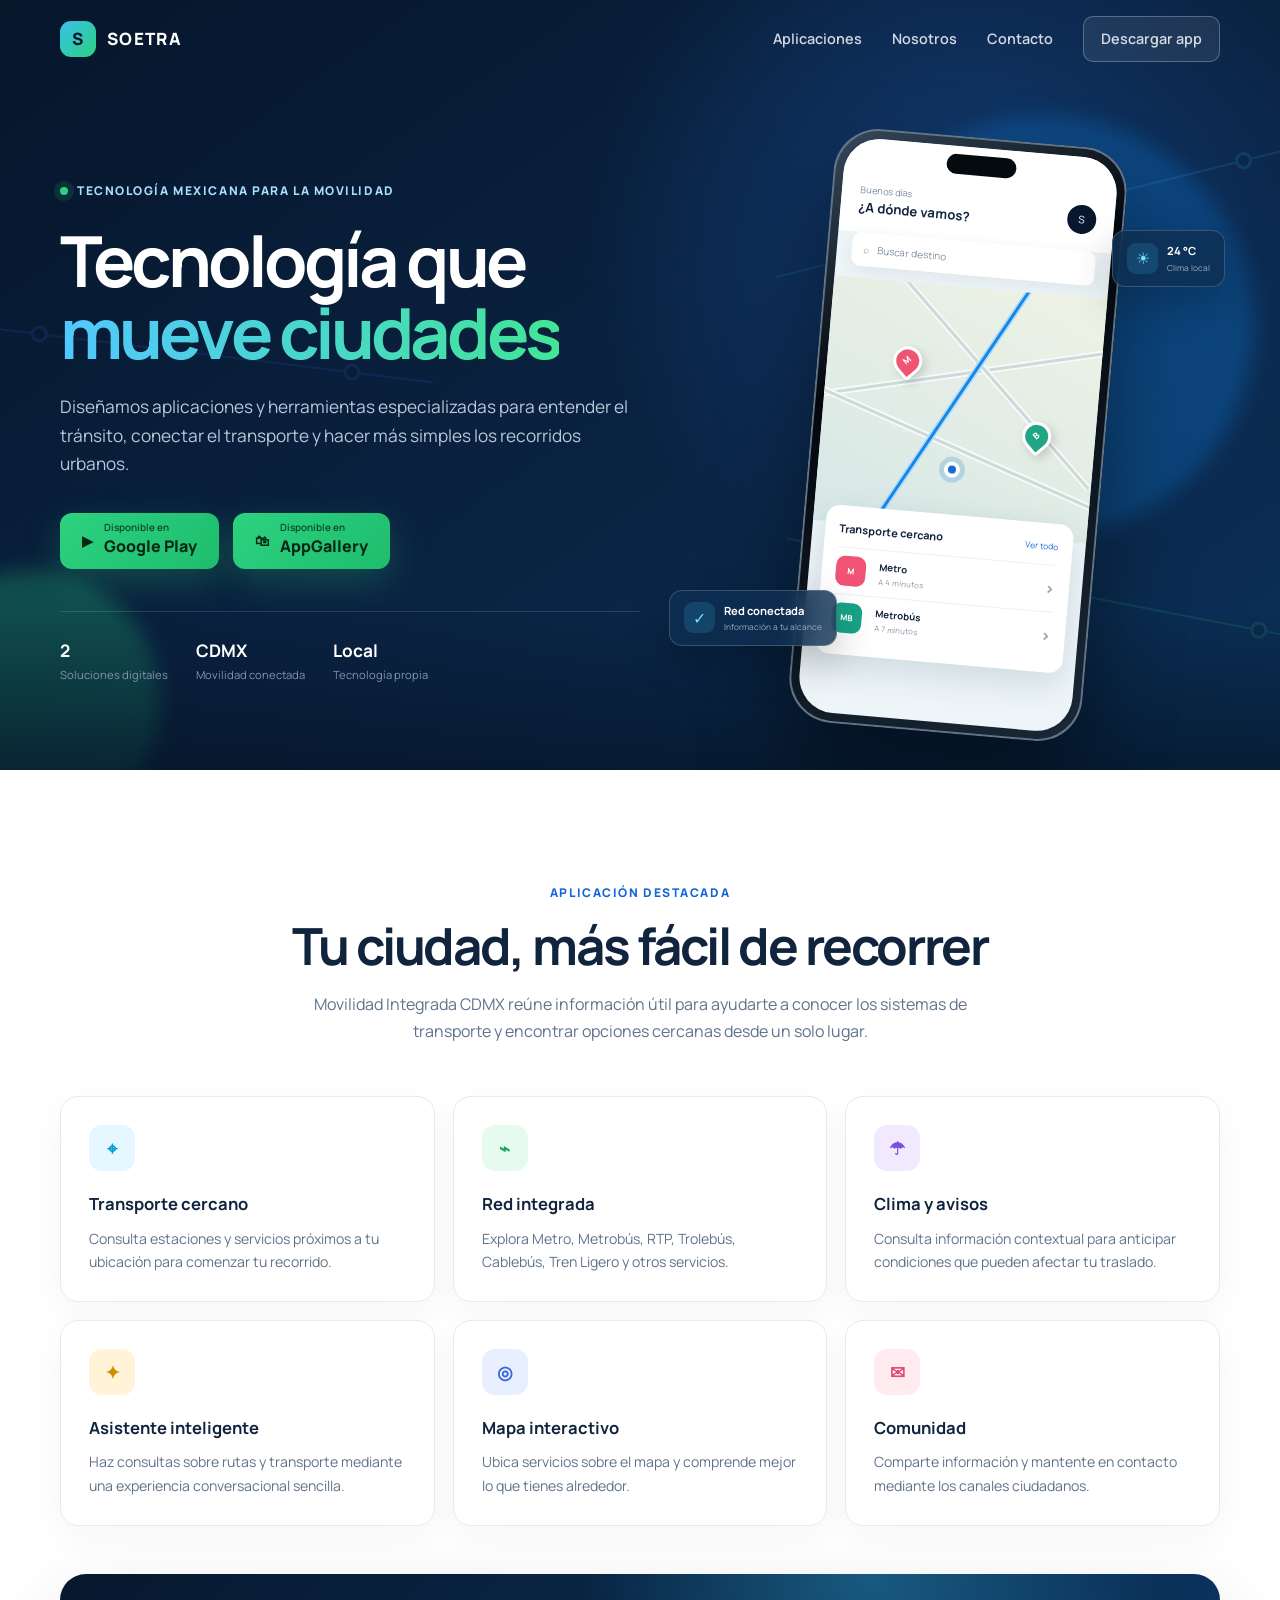
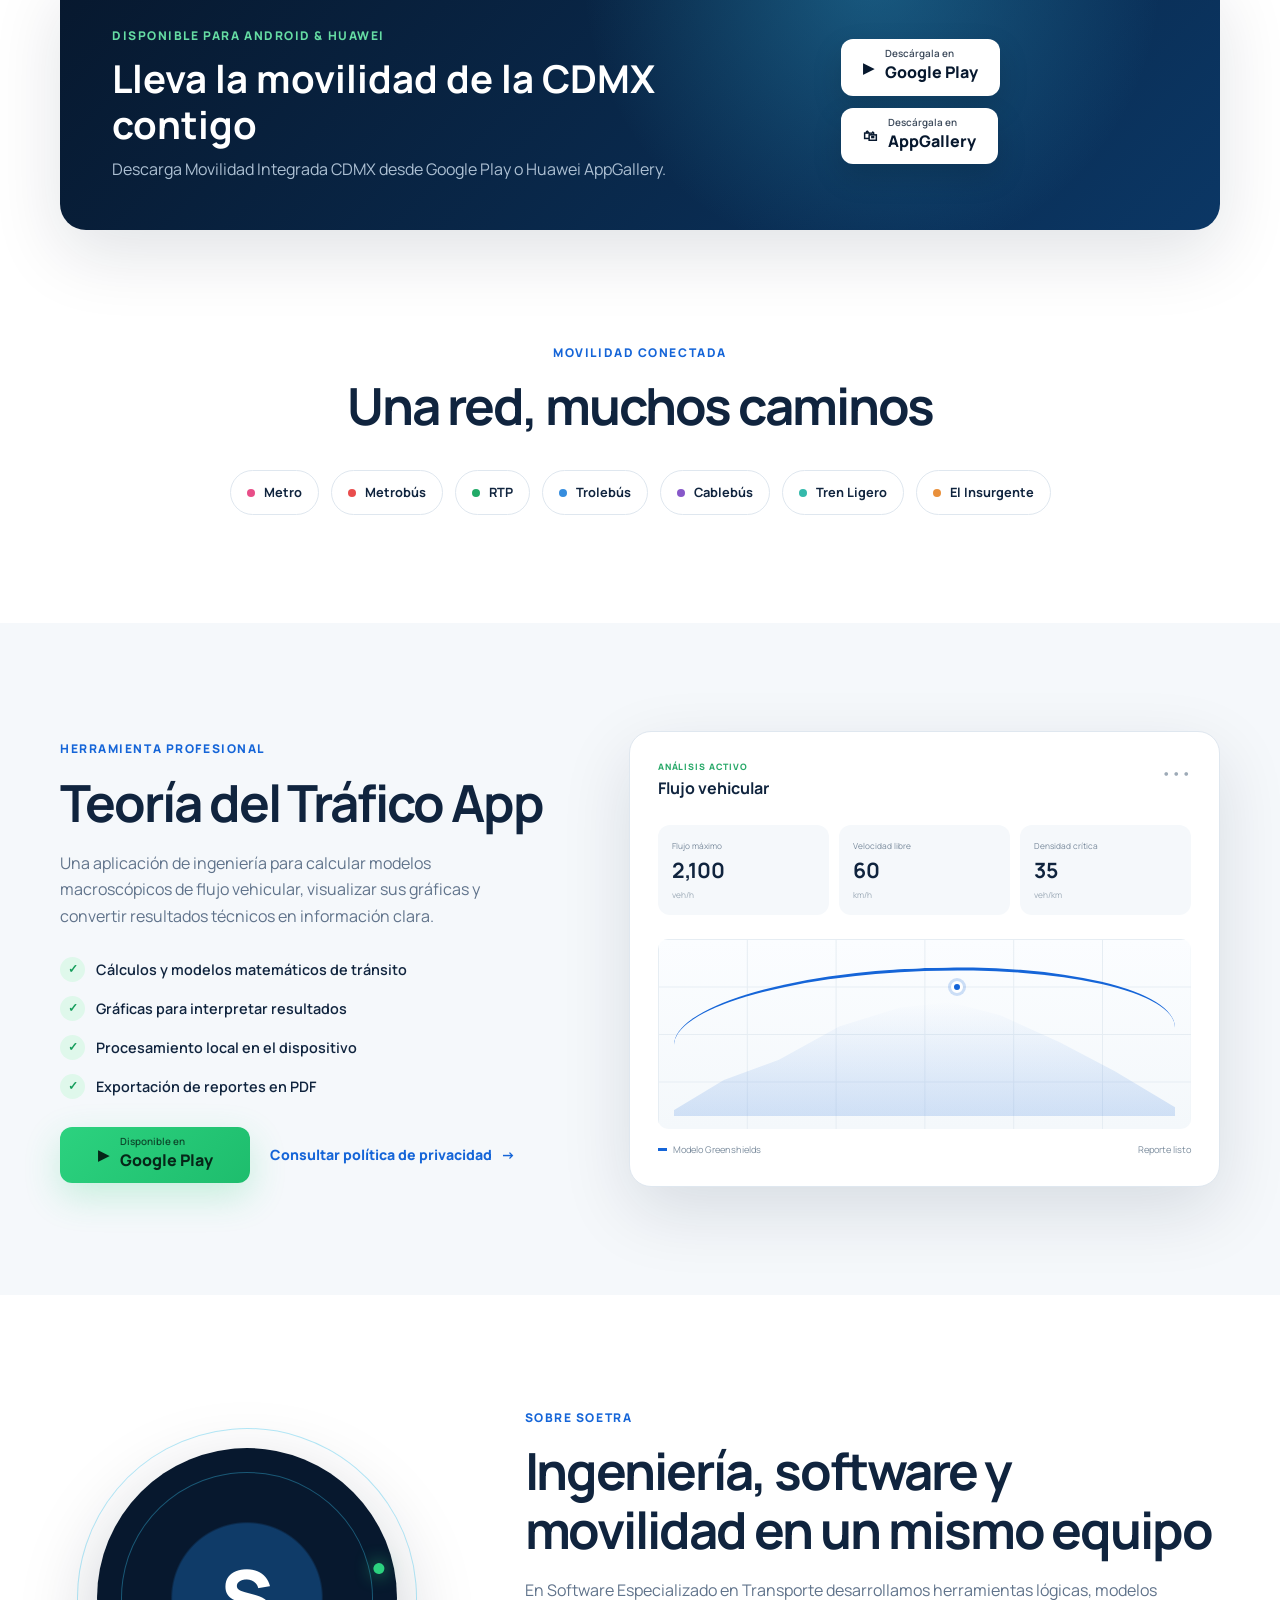
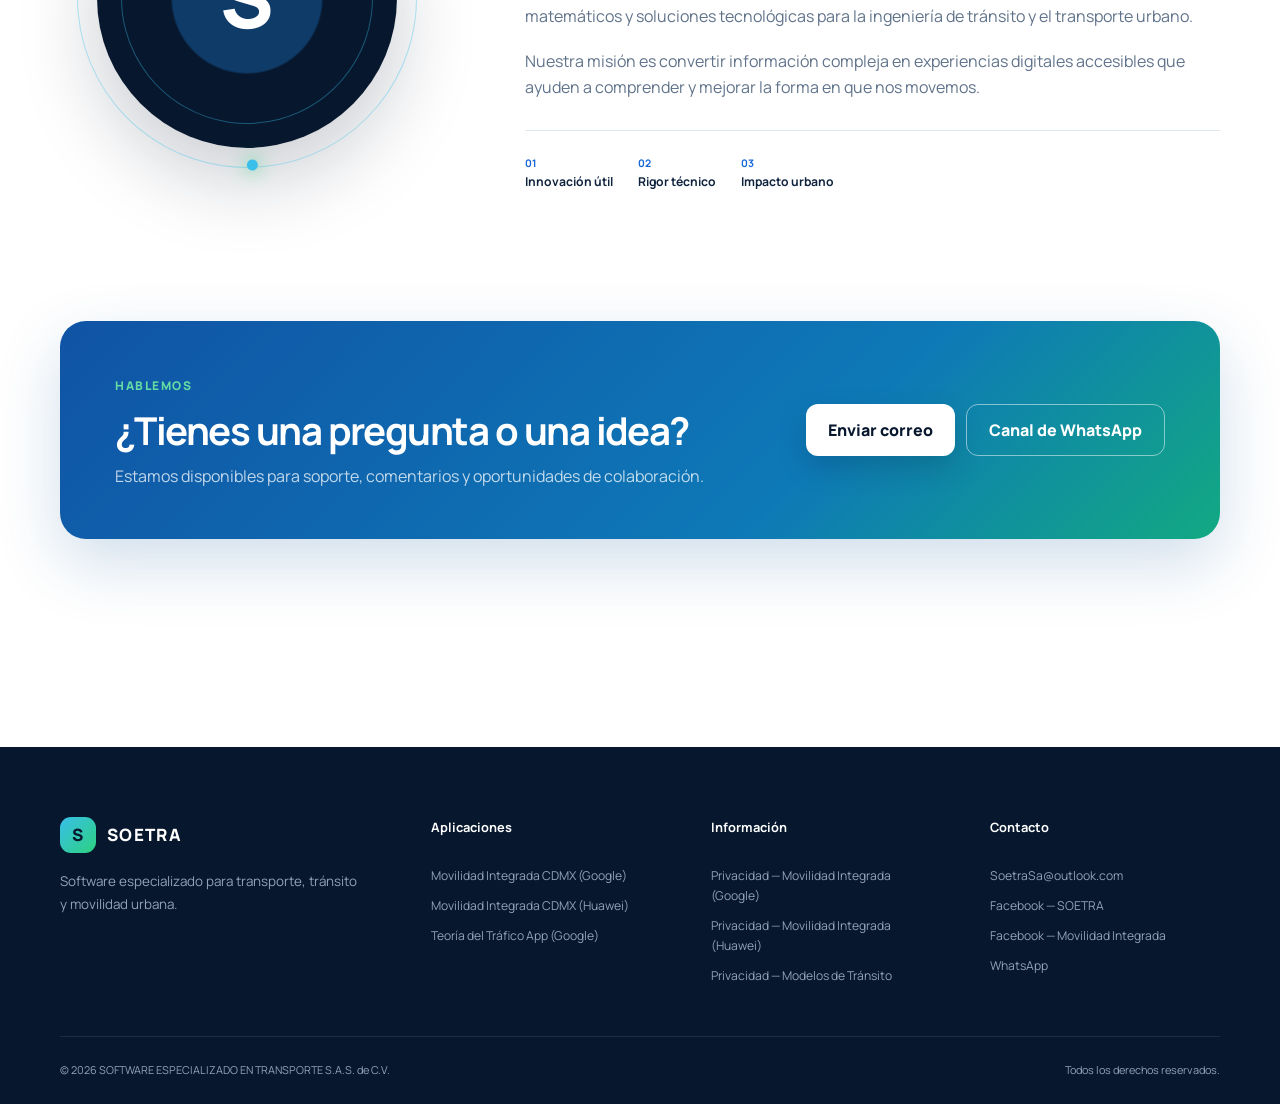
<file: index.html>
<!doctype html>
<html lang="es">
<head>
  <meta charset="UTF-8">
  <meta name="viewport" content="width=device-width, initial-scale=1">
  <meta name="theme-color" content="#07182e">
  <meta name="description" content="SOETRA desarrolla soluciones tecnológicas para la movilidad urbana, la ingeniería de tránsito y el transporte público.">
  <meta property="og:type" content="website">
  <meta property="og:locale" content="es_MX">
  <meta property="og:title" content="SOETRA | Tecnología que mueve ciudades">
  <meta property="og:description" content="Aplicaciones y herramientas especializadas para movilidad urbana, tránsito y transporte.">
  <meta property="og:image" content="og.png">
  <meta name="twitter:card" content="summary_large_image">
  <meta name="twitter:title" content="SOETRA | Tecnología que mueve ciudades">
  <meta name="twitter:description" content="Conoce Movilidad Integrada CDMX y nuestras soluciones para transporte e ingeniería.">
  <meta name="twitter:image" content="og.png">
  <title>SOETRA | Tecnología que mueve ciudades</title>
  <link rel="icon" href="favicon.png" type="image/png">
  <link rel="preconnect" href="https://fonts.googleapis.com">
  <link rel="preconnect" href="https://fonts.gstatic.com" crossorigin>
  <link href="https://fonts.googleapis.com/css2?family=Manrope:wght@400;500;600;700;800&display=swap" rel="stylesheet">
  <link rel="stylesheet" href="estilos.css">
  <script src="script.js" defer></script>
</head>
<body>
  <a class="skip-link" href="#contenido">Saltar al contenido</a>

  <header class="site-header" id="inicio">
    <nav class="nav container" aria-label="Navegación principal">
      <a class="brand" href="#inicio" aria-label="SOETRA, inicio">
        <span class="brand-mark" aria-hidden="true">S</span>
        <span>SOETRA</span>
      </a>

      <button class="menu-toggle" type="button" aria-expanded="false" aria-controls="nav-links" aria-label="Abrir menú">
        <span></span><span></span><span></span>
      </button>

      <div class="nav-links" id="nav-links">
        <a href="#aplicaciones">Aplicaciones</a>
        <a href="#nosotros">Nosotros</a>
        <a href="#contacto">Contacto</a>
        <a class="nav-cta" href="https://play.google.com/store/apps/details?id=com.benjaminramirezislas.movilidadintegradacdmx" target="_blank" rel="noopener">Descargar app</a>
      </div>
    </nav>
  </header>

  <main id="contenido">
    <section class="hero">
      <div class="hero-glow hero-glow-one"></div>
      <div class="hero-glow hero-glow-two"></div>
      <div class="route-lines" aria-hidden="true">
        <span class="route route-one"></span>
        <span class="route route-two"></span>
        <span class="route route-three"></span>
      </div>

      <div class="container hero-grid">
        <div class="hero-copy reveal">
          <span class="eyebrow"><span class="status-dot"></span> Tecnología mexicana para la movilidad</span>
          <h1>Tecnología que <span>mueve ciudades</span></h1>
          <p>Diseñamos aplicaciones y herramientas especializadas para entender el tránsito, conectar el transporte y hacer más simples los recorridos urbanos.</p>
          <div class="hero-actions">
            <a class="button button-primary" href="https://play.google.com/store/apps/details?id=com.benjaminramirezislas.movilidadintegradacdmx" target="_blank" rel="noopener">
              <span class="play-icon" aria-hidden="true">▶</span>
              <span><small>Disponible en</small>Google Play</span>
            </a>
            <a class="button button-primary" href="https://appgallery.cloud.huawei.com/ag/n/app/C118574869" target="_blank" rel="noopener">
              <span class="play-icon" aria-hidden="true">🛍</span>
              <span><small>Disponible en</small>AppGallery</span>
            </a>
          </div>
          <div class="hero-proof">
            <div><strong>2</strong><span>Soluciones digitales</span></div>
            <div><strong>CDMX</strong><span>Movilidad conectada</span></div>
            <div><strong>Local</strong><span>Tecnología propia</span></div>
          </div>
        </div>

        <div class="hero-visual reveal" aria-label="Vista conceptual de Movilidad Integrada CDMX">
          <div class="phone">
            <div class="phone-speaker"></div>
            <div class="phone-screen">
              <div class="app-top">
                <div>
                  <small>Buenos días</small>
                  <strong>¿A dónde vamos?</strong>
                </div>
                <span class="avatar">S</span>
              </div>
              <div class="search-bar"><span>⌕</span> Buscar destino</div>
              <div class="map">
                <span class="map-road road-a"></span>
                <span class="map-road road-b"></span>
                <span class="map-road road-c"></span>
                <span class="map-route"></span>
                <span class="pin pin-a">M</span>
                <span class="pin pin-b">B</span>
                <span class="location-dot"></span>
              </div>
              <div class="nearby-card">
                <div class="nearby-title"><strong>Transporte cercano</strong><span>Ver todo</span></div>
                <div class="transport-row">
                  <span class="transport-icon metro">M</span>
                  <div><strong>Metro</strong><small>A 4 minutos</small></div>
                  <b>›</b>
                </div>
                <div class="transport-row">
                  <span class="transport-icon bus">MB</span>
                  <div><strong>Metrobús</strong><small>A 7 minutos</small></div>
                  <b>›</b>
                </div>
              </div>
            </div>
          </div>
          <div class="floating-card weather"><span>☀</span><div><strong>24 °C</strong><small>Clima local</small></div></div>
          <div class="floating-card alert"><span>✓</span><div><strong>Red conectada</strong><small>Información a tu alcance</small></div></div>
        </div>
      </div>
    </section>

    <section class="featured section" id="aplicaciones">
      <div class="container">
        <div class="section-heading reveal">
          <span class="kicker">Aplicación destacada</span>
          <h2>Tu ciudad, más fácil de recorrer</h2>
          <p>Movilidad Integrada CDMX reúne información útil para ayudarte a conocer los sistemas de transporte y encontrar opciones cercanas desde un solo lugar.</p>
        </div>

        <div class="feature-grid">
          <article class="feature-card reveal">
            <span class="feature-icon cyan" aria-hidden="true">⌖</span>
            <h3>Transporte cercano</h3>
            <p>Consulta estaciones y servicios próximos a tu ubicación para comenzar tu recorrido.</p>
          </article>
          <article class="feature-card reveal">
            <span class="feature-icon green" aria-hidden="true">⌁</span>
            <h3>Red integrada</h3>
            <p>Explora Metro, Metrobús, RTP, Trolebús, Cablebús, Tren Ligero y otros servicios.</p>
          </article>
          <article class="feature-card reveal">
            <span class="feature-icon violet" aria-hidden="true">☂</span>
            <h3>Clima y avisos</h3>
            <p>Consulta información contextual para anticipar condiciones que pueden afectar tu traslado.</p>
          </article>
          <article class="feature-card reveal">
            <span class="feature-icon amber" aria-hidden="true">✦</span>
            <h3>Asistente inteligente</h3>
            <p>Haz consultas sobre rutas y transporte mediante una experiencia conversacional sencilla.</p>
          </article>
          <article class="feature-card reveal">
            <span class="feature-icon blue" aria-hidden="true">◎</span>
            <h3>Mapa interactivo</h3>
            <p>Ubica servicios sobre el mapa y comprende mejor lo que tienes alrededor.</p>
          </article>
          <article class="feature-card reveal">
            <span class="feature-icon rose" aria-hidden="true">✉</span>
            <h3>Comunidad</h3>
            <p>Comparte información y mantente en contacto mediante los canales ciudadanos.</p>
          </article>
        </div>

        <div class="download-banner reveal">
          <div>
            <span class="kicker light">Disponible para Android & Huawei</span>
            <h2>Lleva la movilidad de la CDMX contigo</h2>
            <p>Descarga Movilidad Integrada CDMX desde Google Play o Huawei AppGallery.</p>
          </div>
          <div style="display: flex; gap: 12px; flex-wrap: wrap;">
            <a class="button button-light" href="https://play.google.com/store/apps/details?id=com.benjaminramirezislas.movilidadintegradacdmx" target="_blank" rel="noopener">
              <span class="play-icon" aria-hidden="true">▶</span>
              <span><small>Descárgala en</small>Google Play</span>
            </a>
            <a class="button button-light" href="https://appgallery.cloud.huawei.com/ag/n/app/C118574869" target="_blank" rel="noopener">
              <span class="play-icon" aria-hidden="true">🛍</span>
              <span><small>Descárgala en</small>AppGallery</span>
            </a>
          </div>
        </div>
      </div>
    </section>

    <section class="network section">
      <div class="container">
        <div class="section-heading compact reveal">
          <span class="kicker">Movilidad conectada</span>
          <h2>Una red, muchos caminos</h2>
        </div>
        <div class="network-list reveal" aria-label="Sistemas de transporte">
          <span><b class="line line-pink"></b>Metro</span>
          <span><b class="line line-red"></b>Metrobús</span>
          <span><b class="line line-green"></b>RTP</span>
          <span><b class="line line-blue"></b>Trolebús</span>
          <span><b class="line line-purple"></b>Cablebús</span>
          <span><b class="line line-teal"></b>Tren Ligero</span>
          <span><b class="line line-orange"></b>El Insurgente</span>
        </div>
      </div>
    </section>

    <section class="models section" id="teoria-del-trafico">
      <div class="container product-grid">
        <div class="product-copy reveal">
          <span class="kicker">Herramienta profesional</span>
          <h2>Teoría del Tráfico App</h2>
          <p>Una aplicación de ingeniería para calcular modelos macroscópicos de flujo vehicular, visualizar sus gráficas y convertir resultados técnicos en información clara.</p>
          <ul class="check-list">
            <li><span>✓</span>Cálculos y modelos matemáticos de tránsito</li>
            <li><span>✓</span>Gráficas para interpretar resultados</li>
            <li><span>✓</span>Procesamiento local en el dispositivo</li>
            <li><span>✓</span>Exportación de reportes en PDF</li>
          </ul>
          <div class="product-actions">
            <a class="button button-primary" href="https://play.google.com/store/apps/details?id=com.benjaminramirezislas.modelosdetransito" target="_blank" rel="noopener" aria-label="Descargar Teoría del Tráfico App en Google Play">
              <span class="play-icon" aria-hidden="true">▶</span>
              <span><small>Disponible en</small>Google Play</span>
            </a>
            <a class="text-link" href="privacy/modelos-de-transito.html">Consultar política de privacidad <span>→</span></a>
          </div>
        </div>
        <div class="dashboard-card reveal" aria-label="Representación de análisis de flujo vehicular">
          <div class="dashboard-head"><div><small>ANÁLISIS ACTIVO</small><strong>Flujo vehicular</strong></div><span>•••</span></div>
          <div class="metrics">
            <div><small>Flujo máximo</small><strong>2,100</strong><span>veh/h</span></div>
            <div><small>Velocidad libre</small><strong>60</strong><span>km/h</span></div>
            <div><small>Densidad crítica</small><strong>35</strong><span>veh/km</span></div>
          </div>
          <div class="chart">
            <div class="chart-grid"></div>
            <div class="chart-area"></div>
            <div class="chart-line"></div>
            <span class="chart-point"></span>
          </div>
          <div class="chart-legend"><span><b></b>Modelo Greenshields</span><span>Reporte listo</span></div>
        </div>
      </div>
    </section>

    <section class="about section" id="nosotros">
      <div class="container about-grid">
        <div class="about-mark reveal" aria-hidden="true">
          <span>S</span>
          <i class="orbit orbit-one"></i>
          <i class="orbit orbit-two"></i>
        </div>
        <div class="about-copy reveal">
          <span class="kicker">Sobre SOETRA</span>
          <h2>Ingeniería, software y movilidad en un mismo equipo</h2>
          <p>En Software Especializado en Transporte desarrollamos herramientas lógicas, modelos matemáticos y soluciones tecnológicas para la ingeniería de tránsito y el transporte urbano.</p>
          <p>Nuestra misión es convertir información compleja en experiencias digitales accesibles que ayuden a comprender y mejorar la forma en que nos movemos.</p>
          <div class="values">
            <span><b>01</b>Innovación útil</span>
            <span><b>02</b>Rigor técnico</span>
            <span><b>03</b>Impacto urbano</span>
          </div>
        </div>
      </div>
    </section>

    <section class="contact section" id="contacto">
      <div class="container contact-card reveal">
        <div>
          <span class="kicker light">Hablemos</span>
          <h2>¿Tienes una pregunta o una idea?</h2>
          <p>Estamos disponibles para soporte, comentarios y oportunidades de colaboración.</p>
        </div>
        <div class="contact-actions">
          <a class="button button-light" href="mailto:SoetraSa@outlook.com">Enviar correo</a>
          <a class="button button-outline-light" href="https://whatsapp.com/channel/0029VaKtlJN2UPBOA9nvnr1c" target="_blank" rel="noopener">Canal de WhatsApp</a>
        </div>
      </div>
    </section>
  </main>

  <footer>
    <div class="container footer-grid">
      <div class="footer-brand">
        <a class="brand brand-light" href="#inicio"><span class="brand-mark">S</span><span>SOETRA</span></a>
        <p>Software especializado para transporte, tránsito y movilidad urbana.</p>
      </div>
      <div>
        <h3>Aplicaciones</h3>
        <a href="https://play.google.com/store/apps/details?id=com.benjaminramirezislas.movilidadintegradacdmx" target="_blank" rel="noopener">Movilidad Integrada CDMX (Google)</a>
        <a href="https://appgallery.cloud.huawei.com/ag/n/app/C118574869" target="_blank" rel="noopener">Movilidad Integrada CDMX (Huawei)</a>
        <a href="https://play.google.com/store/apps/details?id=com.benjaminramirezislas.modelosdetransito" target="_blank" rel="noopener">Teoría del Tráfico App (Google)</a>
      </div>
      <div>
        <h3>Información</h3>
        <a href="privacy/movilidad-integrada.html">Privacidad — Movilidad Integrada (Google)</a>
        <a href="privacy/movilidad-integrada-huawei.html">Privacidad — Movilidad Integrada (Huawei)</a>
        <a href="privacy/modelos-de-transito.html">Privacidad — Modelos de Tránsito</a>
      </div>
      <div>
        <h3>Contacto</h3>
        <a href="mailto:SoetraSa@outlook.com">SoetraSa@outlook.com</a>
        <a href="https://www.facebook.com/people/Soetra-SA-de-CV/61584671135429/" target="_blank" rel="noopener">Facebook — SOETRA</a>
        <a href="https://www.facebook.com/people/Movilidad-Integrada-CDMX/61582645375189/" target="_blank" rel="noopener">Facebook — Movilidad Integrada</a>
        <a href="https://whatsapp.com/channel/0029VaKtlJN2UPBOA9nvnr1c" target="_blank" rel="noopener">WhatsApp</a>
      </div>
    </div>
    <div class="container footer-bottom">
      <p>© <span id="year">2026</span> SOFTWARE ESPECIALIZADO EN TRANSPORTE S.A.S. de C.V.</p>
      <p>Todos los derechos reservados.</p>
    </div>
  </footer>

  <a class="mobile-download" href="https://play.google.com/store/apps/details?id=com.benjaminramirezislas.movilidadintegradacdmx" target="_blank" rel="noopener" aria-label="Descargar Movilidad Integrada CDMX en Google Play">
    <span>▶</span> Descargar app
  </a>
</body>
</html>
</file>
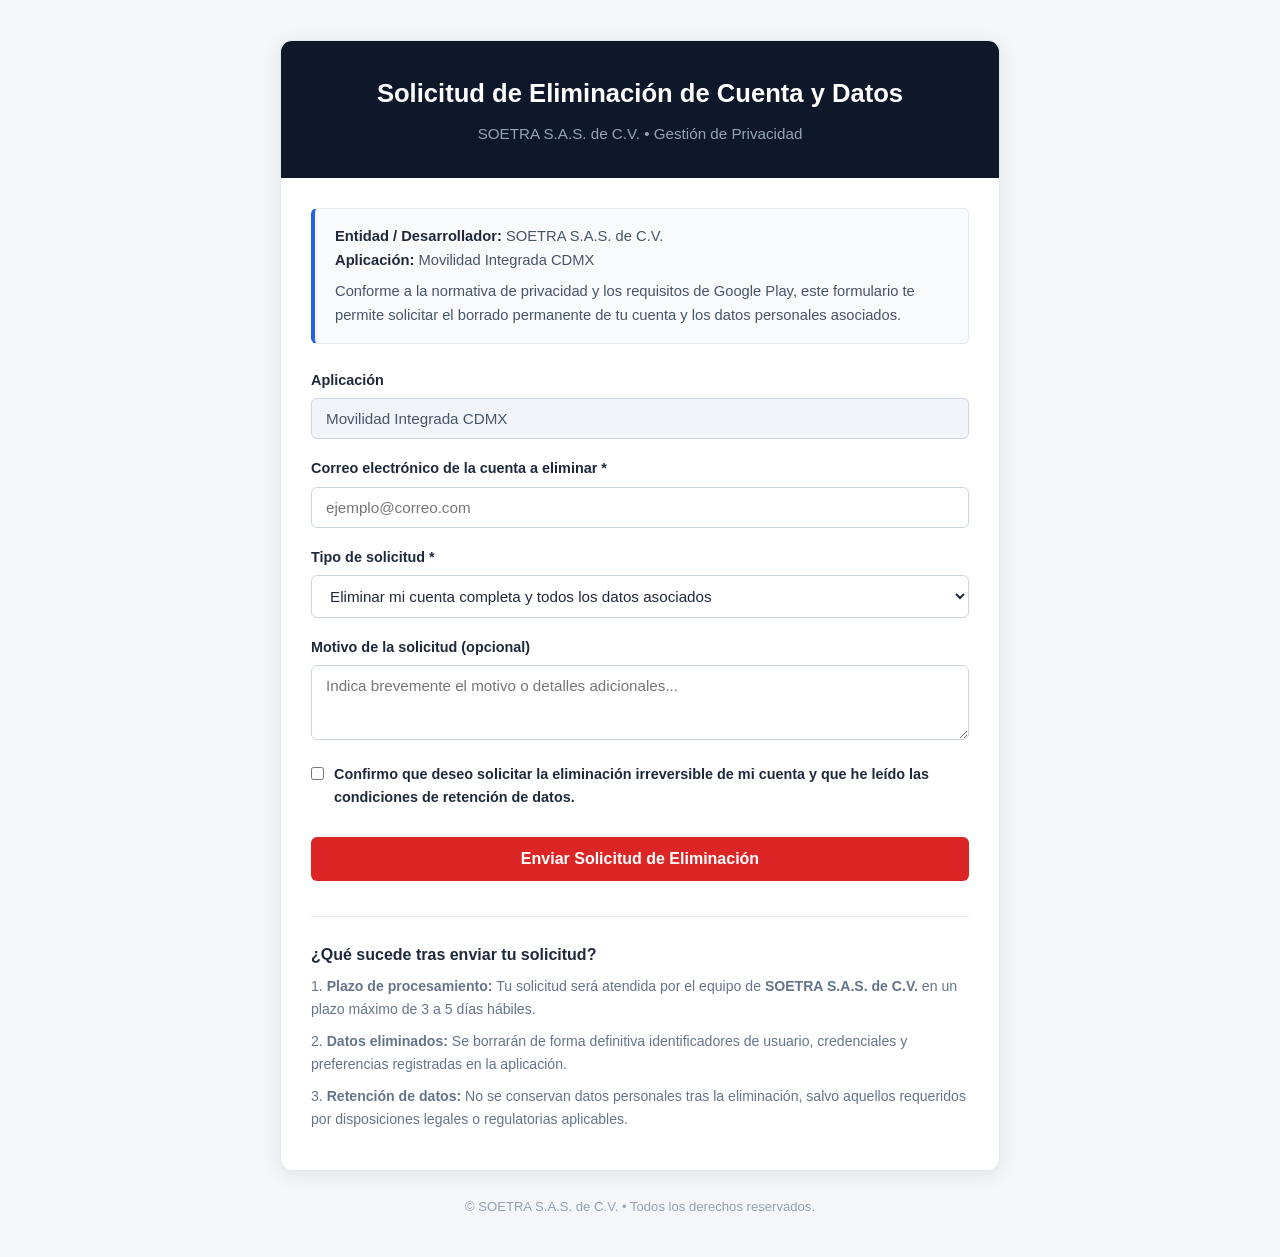
<file: delete-account.html>
<!DOCTYPE html>
<html lang="es">
<head>
    <meta charset="UTF-8">
    <meta name="viewport" content="width=device-width, initial-scale=1.0">
    <title>Eliminación de Cuenta y Datos - Movilidad Integrada CDMX</title>
    <link rel="icon" href="favicon.png" type="image/png">
    <style>
        * {
            box-sizing: border-box;
            margin: 0;
            padding: 0;
        }
        body {
            font-family: -apple-system, BlinkMacSystemFont, "Segoe UI", Roboto, Helvetica, Arial, sans-serif;
            background-color: #f4f6f9;
            color: #333333;
            line-height: 1.6;
            padding: 40px 15px;
        }
        .container {
            max-width: 720px;
            margin: 0 auto;
            background: #ffffff;
            border-radius: 12px;
            box-shadow: 0 4px 20px rgba(0, 0, 0, 0.08);
            overflow: hidden;
            border: 1px solid #e2e8f0;
        }
        .header {
            background: #0f172a;
            color: #ffffff;
            padding: 32px 30px;
            text-align: center;
        }
        .header h1 {
            font-size: 1.6rem;
            margin-bottom: 8px;
            font-weight: 700;
        }
        .header p {
            color: #94a3b8;
            font-size: 0.95rem;
        }
        .content {
            padding: 30px;
        }
        .info-card {
            background-color: #f8fafc;
            border: 1px solid #e2e8f0;
            border-left: 4px solid #2563eb;
            border-radius: 6px;
            padding: 16px 20px;
            margin-bottom: 25px;
            font-size: 0.92rem;
            color: #475569;
        }
        .info-card strong {
            color: #1e293b;
        }
        form {
            display: flex;
            flex-direction: column;
            gap: 18px;
        }
        .form-group {
            display: flex;
            flex-direction: column;
            gap: 6px;
        }
        label {
            font-weight: 600;
            font-size: 0.9rem;
            color: #1e293b;
        }
        input[type="text"],
        input[type="email"],
        select,
        textarea {
            width: 100%;
            padding: 11px 14px;
            border: 1px solid #cbd5e1;
            border-radius: 6px;
            font-size: 0.95rem;
            font-family: inherit;
            color: #1e293b;
            background: #ffffff;
            transition: border-color 0.2s, box-shadow 0.2s;
        }
        input:focus, select:focus, textarea:focus {
            outline: none;
            border-color: #2563eb;
            box-shadow: 0 0 0 3px rgba(37, 99, 235, 0.15);
        }
        .checkbox-group {
            display: flex;
            align-items: flex-start;
            gap: 10px;
            margin-top: 5px;
            font-size: 0.88rem;
            color: #475569;
        }
        .checkbox-group input {
            margin-top: 4px;
            cursor: pointer;
        }
        button[type="submit"] {
            background: #dc2626;
            color: #ffffff;
            font-size: 1rem;
            font-weight: 600;
            padding: 13px 20px;
            border: none;
            border-radius: 6px;
            cursor: pointer;
            transition: background-color 0.2s, transform 0.1s;
            margin-top: 10px;
        }
        button[type="submit"]:hover {
            background: #b91c1c;
        }
        button[type="submit"]:active {
            transform: scale(0.99);
        }
        .policy-details {
            margin-top: 35px;
            padding-top: 25px;
            border-top: 1px solid #e2e8f0;
            font-size: 0.88rem;
            color: #64748b;
        }
        .policy-details h3 {
            font-size: 1rem;
            color: #1e293b;
            margin-bottom: 8px;
        }
        .policy-details p {
            margin-bottom: 10px;
        }
        .footer {
            text-align: center;
            font-size: 0.82rem;
            color: #94a3b8;
            margin-top: 25px;
        }
    </style>
</head>
<body>

<div class="container">
    <div class="header">
        <h1>Solicitud de Eliminación de Cuenta y Datos</h1>
        <p>SOETRA S.A.S. de C.V. &bull; Gestión de Privacidad</p>
    </div>

    <div class="content">
        <!-- Referencias explícitas exigidas por las políticas de Google Play -->
        <div class="info-card">
            <p><strong>Entidad / Desarrollador:</strong> SOETRA S.A.S. de C.V.</p>
            <p><strong>Aplicación:</strong> Movilidad Integrada CDMX</p>
            <p style="margin-top: 8px;">
                Conforme a la normativa de privacidad y los requisitos de Google Play, este formulario te permite solicitar el borrado permanente de tu cuenta y los datos personales asociados.
            </p>
        </div>

        <!-- Formulario configurado para enviar a soetrasa@outlook.com sin backend -->
        <form action="https://formsubmit.co/soetrasa@outlook.com" method="POST">
            <!-- Configuración oculta para el envío de correo -->
            <input type="hidden" name="_subject" value="Nueva Solicitud: Eliminación de Cuenta - Movilidad Integrada CDMX">
            <input type="hidden" name="_template" value="table">
            <input type="hidden" name="_captcha" value="false">
            
            <div class="form-group">
                <label for="appName">Aplicación</label>
                <input type="text" id="appName" name="Aplicacion" value="Movilidad Integrada CDMX" readonly style="background-color: #f1f5f9; color: #475569;">
            </div>

            <div class="form-group">
                <label for="email">Correo electrónico de la cuenta a eliminar *</label>
                <input type="email" id="email" name="Email_Cuenta" placeholder="ejemplo@correo.com" required>
            </div>

            <div class="form-group">
                <label for="tipo_solicitud">Tipo de solicitud *</label>
                <select id="tipo_solicitud" name="Tipo_Solicitud" required>
                    <option value="Eliminación total de cuenta y todos los datos">Eliminar mi cuenta completa y todos los datos asociados</option>
                    <option value="Eliminación de datos específicos de actividad">Eliminar únicamente el historial y registros de actividad</option>
                </select>
            </div>

            <div class="form-group">
                <label for="motivo">Motivo de la solicitud (opcional)</label>
                <textarea id="motivo" name="Motivo_Opcional" rows="3" placeholder="Indica brevemente el motivo o detalles adicionales..."></textarea>
            </div>

            <div class="checkbox-group">
                <input type="checkbox" id="confirm" required>
                <label for="confirm">Confirmo que deseo solicitar la eliminación irreversible de mi cuenta y que he leído las condiciones de retención de datos.</label>
            </div>

            <button type="submit">Enviar Solicitud de Eliminación</button>
        </form>

        <div class="policy-details">
            <h3>¿Qué sucede tras enviar tu solicitud?</h3>
            <p>1. <strong>Plazo de procesamiento:</strong> Tu solicitud será atendida por el equipo de <strong>SOETRA S.A.S. de C.V.</strong> en un plazo máximo de 3 a 5 días hábiles.</p>
            <p>2. <strong>Datos eliminados:</strong> Se borrarán de forma definitiva identificadores de usuario, credenciales y preferencias registradas en la aplicación.</p>
            <p>3. <strong>Retención de datos:</strong> No se conservan datos personales tras la eliminación, salvo aquellos requeridos por disposiciones legales o regulatorias aplicables.</p>
        </div>
    </div>
</div>

<div class="footer">
    &copy; SOETRA S.A.S. de C.V. &bull; Todos los derechos reservados.
</div>

</body>
</html>
</file>
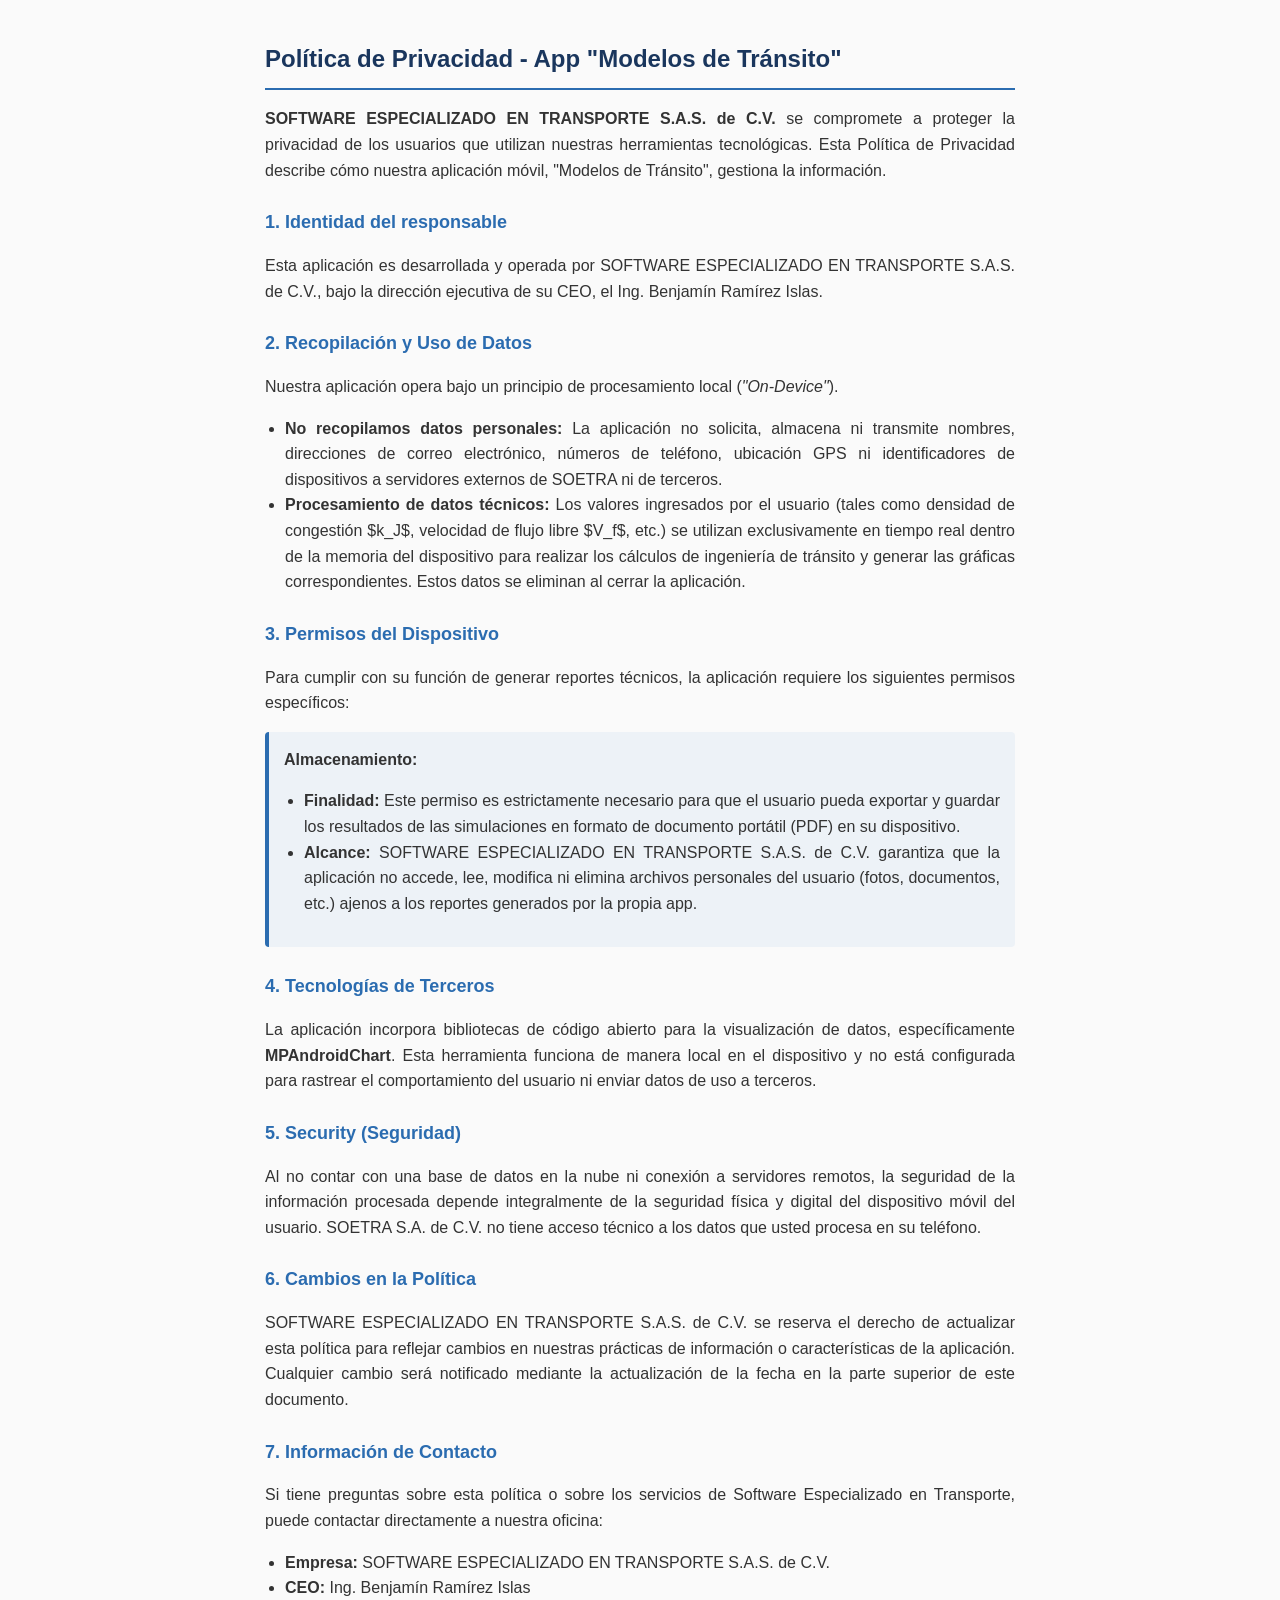
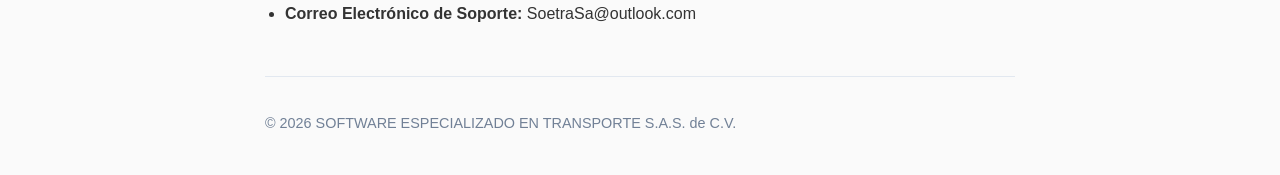
<file: privacy/modelos-de-transito.html>
<!DOCTYPE html>
<html lang="es">
<head>
    <meta charset="UTF-8">
    <meta name="viewport" content="width=device-width, initial-scale=1.0">
    <title>Política de Privacidad - Modelos de Tránsito</title>
    <style>
        body { font-family: 'Segoe UI', Arial, sans-serif; line-height: 1.6; max-width: 750px; margin: 40px auto; padding: 0 20px; color: #333; background-color: #fafafa; }
        h1 { color: #1a365d; border-bottom: 2px solid #2b6cb0; padding-bottom: 10px; font-size: 24px; }
        h2 { color: #2b6cb0; margin-top: 25px; font-size: 18px; }
        p, li { text-align: justify; }
        ul { padding-left: 20px; }
        .destacado { background-color: #edf2f7; padding: 15px; border-left: 4px solid #2b6cb0; margin: 15px 0; border-radius: 4px; }
        .footer { margin-top: 50px; font-size: 0.9em; color: #718096; text-align: center; border-top: 1px solid #e2e8f0; padding-top: 20px; }
    </style>
</head>
<body>

    <h1>Política de Privacidad - App "Modelos de Tránsito"</h1>
    <p><strong>SOFTWARE ESPECIALIZADO EN TRANSPORTE S.A.S. de C.V.</strong> se compromete a proteger la privacidad de los usuarios que utilizan nuestras herramientas tecnológicas. Esta Política de Privacidad describe cómo nuestra aplicación móvil, "Modelos de Tránsito", gestiona la información.</p>

    <h2>1. Identidad del responsable</h2>
    <p>Esta aplicación es desarrollada y operada por SOFTWARE ESPECIALIZADO EN TRANSPORTE S.A.S. de C.V., bajo la dirección ejecutiva de su CEO, el Ing. Benjamín Ramírez Islas.</p>

    <h2>2. Recopilación y Uso de Datos</h2>
    <p>Nuestra aplicación opera bajo un principio de procesamiento local (<em>"On-Device"</em>).</p>
    <ul>
        <li><strong>No recopilamos datos personales:</strong> La aplicación no solicita, almacena ni transmite nombres, direcciones de correo electrónico, números de teléfono, ubicación GPS ni identificadores de dispositivos a servidores externos de SOETRA ni de terceros.</li>
        <li><strong>Procesamiento de datos técnicos:</strong> Los valores ingresados por el usuario (tales como densidad de congestión $k_J$, velocidad de flujo libre $V_f$, etc.) se utilizan exclusivamente en tiempo real dentro de la memoria del dispositivo para realizar los cálculos de ingeniería de tránsito y generar las gráficas correspondientes. Estos datos se eliminan al cerrar la aplicación.</li>
    </ul>

    <h2>3. Permisos del Dispositivo</h2>
    <p>Para cumplir con su función de generar reportes técnicos, la aplicación requiere los siguientes permisos específicos:</p>
    <div class="destacado">
        <strong>Almacenamiento:</strong>
        <ul>
            <li><strong>Finalidad:</strong> Este permiso es estrictamente necesario para que el usuario pueda exportar y guardar los resultados de las simulaciones en formato de documento portátil (PDF) en su dispositivo.</li>
            <li><strong>Alcance:</strong> SOFTWARE ESPECIALIZADO EN TRANSPORTE S.A.S. de C.V. garantiza que la aplicación no accede, lee, modifica ni elimina archivos personales del usuario (fotos, documentos, etc.) ajenos a los reportes generados por la propia app.</li>
        </ul>
    </div>

    <h2>4. Tecnologías de Terceros</h2>
    <p>La aplicación incorpora bibliotecas de código abierto para la visualización de datos, específicamente <strong>MPAndroidChart</strong>. Esta herramienta funciona de manera local en el dispositivo y no está configurada para rastrear el comportamiento del usuario ni enviar datos de uso a terceros.</p>

    <h2>5. Security (Seguridad)</h2>
    <p>Al no contar con una base de datos en la nube ni conexión a servidores remotos, la seguridad de la información procesada depende integralmente de la seguridad física y digital del dispositivo móvil del usuario. SOETRA S.A. de C.V. no tiene acceso técnico a los datos que usted procesa en su teléfono.</p>

    <h2>6. Cambios en la Política</h2>
    <p>SOFTWARE ESPECIALIZADO EN TRANSPORTE S.A.S. de C.V. se reserva el derecho de actualizar esta política para reflejar cambios en nuestras prácticas de información o características de la aplicación. Cualquier cambio será notificado mediante la actualización de la fecha en la parte superior de este documento.</p>

    <h2>7. Información de Contacto</h2>
    <p>Si tiene preguntas sobre esta política o sobre los servicios de Software Especializado en Transporte, puede contactar directamente a nuestra oficina:</p>
    <ul>
        <li><strong>Empresa:</strong> SOFTWARE ESPECIALIZADO EN TRANSPORTE S.A.S. de C.V.</li>
        <li><strong>CEO:</strong> Ing. Benjamín Ramírez Islas</li>
        <li><strong>Correo Electrónico de Soporte:</strong> SoetraSa@outlook.com</li>
    </ul>

    <div class="footer">
        <p>© 2026 SOFTWARE ESPECIALIZADO EN TRANSPORTE S.A.S. de C.V.</p>
    </div>

</body>
</html>
</file>
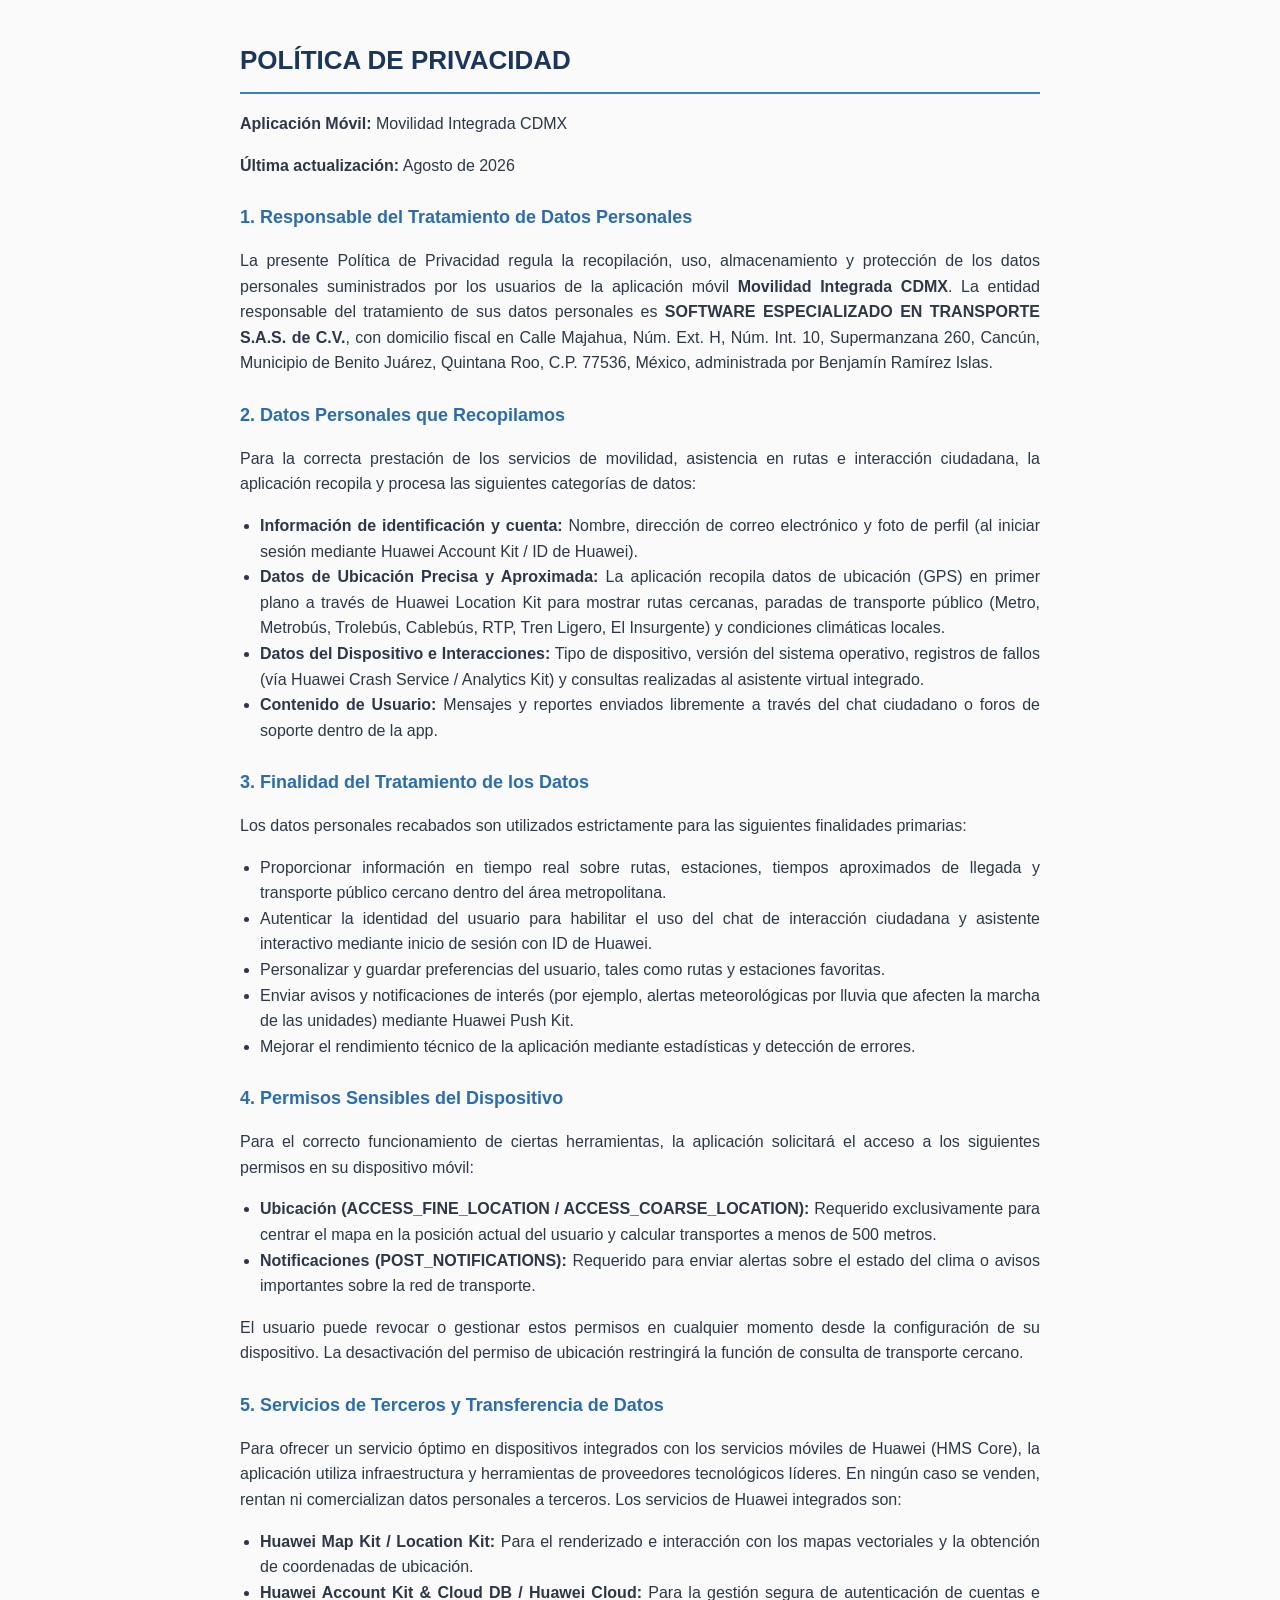
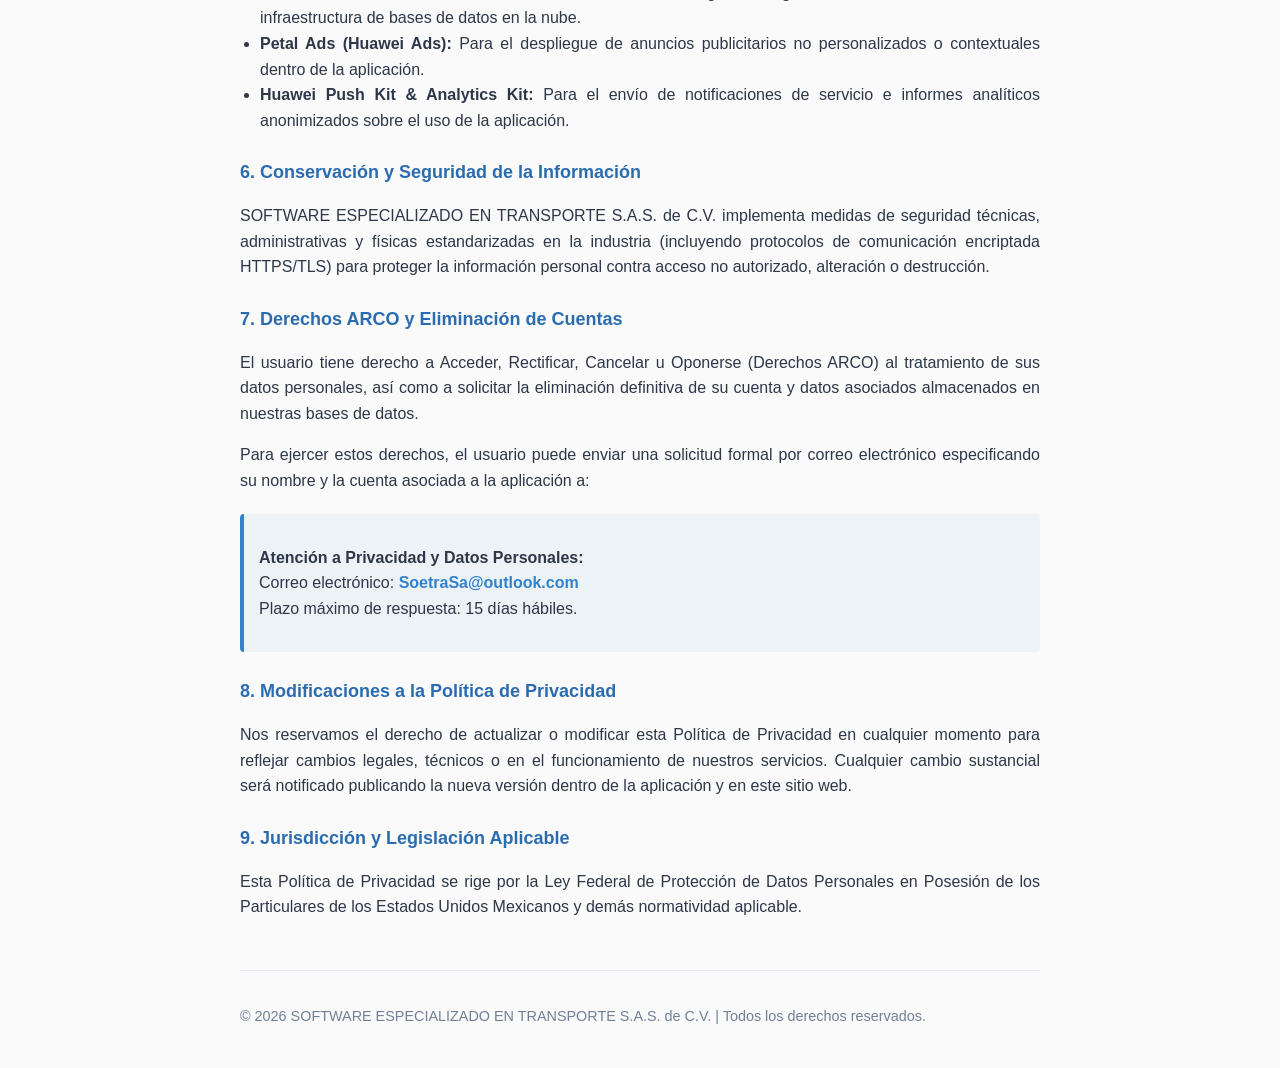
<file: privacy/movilidad-integrada HUAWEI.html>
<!DOCTYPE html>
<html lang="es">
<head>
    <meta charset="UTF-8">
    <meta name="viewport" content="width=device-width, initial-scale=1.0">
    <title>Política de Privacidad - Movilidad Integrada CDMX</title>
    <style>
        body { 
            font-family: 'Segoe UI', Arial, sans-serif; 
            line-height: 1.6; 
            max-width: 800px; 
            margin: 40px auto; 
            padding: 0 20px; 
            color: #2d3748; 
            background-color: #fafafa; 
        }
        h1 { 
            color: #1a365d; 
            border-bottom: 2px solid #3182ce; 
            padding-bottom: 10px; 
            font-size: 26px; 
            text-transform: uppercase;
        }
        h2 { 
            color: #2b6cb0; 
            margin-top: 25px; 
            font-size: 18px; 
        }
        p, li { 
            text-align: justify; 
        }
        ul { 
            padding-left: 20px; 
        }
        .contacto-box { 
            background-color: #edf2f7; 
            padding: 15px; 
            border-left: 4px solid #3182ce; 
            margin: 20px 0; 
            border-radius: 4px; 
        }
        .footer { 
            margin-top: 50px; 
            font-size: 0.9em; 
            color: #718096; 
            text-align: center; 
            border-top: 1px solid #e2e8f0; 
            padding-top: 20px; 
        }
        a { 
            color: #3182ce; 
            text-decoration: none; 
            font-weight: bold; 
        }
        a:hover { 
            text-decoration: underline; 
        }
    </style>
</head>
<body>

    <h1>POLÍTICA DE PRIVACIDAD</h1>
    <p><strong>Aplicación Móvil:</strong> Movilidad Integrada CDMX</p>
    <p><strong>Última actualización:</strong> Agosto de 2026</p>

    <h2>1. Responsable del Tratamiento de Datos Personales</h2>
    <p>La presente Política de Privacidad regula la recopilación, uso, almacenamiento y protección de los datos personales suministrados por los usuarios de la aplicación móvil <strong>Movilidad Integrada CDMX</strong>. La entidad responsable del tratamiento de sus datos personales es <strong>SOFTWARE ESPECIALIZADO EN TRANSPORTE S.A.S. de C.V.</strong>, con domicilio fiscal en Calle Majahua, Núm. Ext. H, Núm. Int. 10, Supermanzana 260, Cancún, Municipio de Benito Juárez, Quintana Roo, C.P. 77536, México, administrada por Benjamín Ramírez Islas.</p>

    <h2>2. Datos Personales que Recopilamos</h2>
    <p>Para la correcta prestación de los servicios de movilidad, asistencia en rutas e interacción ciudadana, la aplicación recopila y procesa las siguientes categorías de datos:</p>
    <ul>
        <li><strong>Información de identificación y cuenta:</strong> Nombre, dirección de correo electrónico y foto de perfil (al iniciar sesión mediante Huawei Account Kit / ID de Huawei).</li>
        <li><strong>Datos de Ubicación Precisa y Aproximada:</strong> La aplicación recopila datos de ubicación (GPS) en primer plano a través de Huawei Location Kit para mostrar rutas cercanas, paradas de transporte público (Metro, Metrobús, Trolebús, Cablebús, RTP, Tren Ligero, El Insurgente) y condiciones climáticas locales.</li>
        <li><strong>Datos del Dispositivo e Interacciones:</strong> Tipo de dispositivo, versión del sistema operativo, registros de fallos (vía Huawei Crash Service / Analytics Kit) y consultas realizadas al asistente virtual integrado.</li>
        <li><strong>Contenido de Usuario:</strong> Mensajes y reportes enviados libremente a través del chat ciudadano o foros de soporte dentro de la app.</li>
    </ul>

    <h2>3. Finalidad del Tratamiento de los Datos</h2>
    <p>Los datos personales recabados son utilizados estrictamente para las siguientes finalidades primarias:</p>
    <ul>
        <li>Proporcionar información en tiempo real sobre rutas, estaciones, tiempos aproximados de llegada y transporte público cercano dentro del área metropolitana.</li>
        <li>Autenticar la identidad del usuario para habilitar el uso del chat de interacción ciudadana y asistente interactivo mediante inicio de sesión con ID de Huawei.</li>
        <li>Personalizar y guardar preferencias del usuario, tales como rutas y estaciones favoritas.</li>
        <li>Enviar avisos y notificaciones de interés (por ejemplo, alertas meteorológicas por lluvia que afecten la marcha de las unidades) mediante Huawei Push Kit.</li>
        <li>Mejorar el rendimiento técnico de la aplicación mediante estadísticas y detección de errores.</li>
    </ul>

    <h2>4. Permisos Sensibles del Dispositivo</h2>
    <p>Para el correcto funcionamiento de ciertas herramientas, la aplicación solicitará el acceso a los siguientes permisos en su dispositivo móvil:</p>
    <ul>
        <li><strong>Ubicación (ACCESS_FINE_LOCATION / ACCESS_COARSE_LOCATION):</strong> Requerido exclusivamente para centrar el mapa en la posición actual del usuario y calcular transportes a menos de 500 metros.</li>
        <li><strong>Notificaciones (POST_NOTIFICATIONS):</strong> Requerido para enviar alertas sobre el estado del clima o avisos importantes sobre la red de transporte.</li>
    </ul>
    <p>El usuario puede revocar o gestionar estos permisos en cualquier momento desde la configuración de su dispositivo. La desactivación del permiso de ubicación restringirá la función de consulta de transporte cercano.</p>

    <h2>5. Servicios de Terceros y Transferencia de Datos</h2>
    <p>Para ofrecer un servicio óptimo en dispositivos integrados con los servicios móviles de Huawei (HMS Core), la aplicación utiliza infraestructura y herramientas de proveedores tecnológicos líderes. En ningún caso se venden, rentan ni comercializan datos personales a terceros. Los servicios de Huawei integrados son:</p>
    <ul>
        <li><strong>Huawei Map Kit / Location Kit:</strong> Para el renderizado e interacción con los mapas vectoriales y la obtención de coordenadas de ubicación.</li>
        <li><strong>Huawei Account Kit & Cloud DB / Huawei Cloud:</strong> Para la gestión segura de autenticación de cuentas e infraestructura de bases de datos en la nube.</li>
        <li><strong>Petal Ads (Huawei Ads):</strong> Para el despliegue de anuncios publicitarios no personalizados o contextuales dentro de la aplicación.</li>
        <li><strong>Huawei Push Kit & Analytics Kit:</strong> Para el envío de notificaciones de servicio e informes analíticos anonimizados sobre el uso de la aplicación.</li>
    </ul>

    <h2>6. Conservación y Seguridad de la Información</h2>
    <p>SOFTWARE ESPECIALIZADO EN TRANSPORTE S.A.S. de C.V. implementa medidas de seguridad técnicas, administrativas y físicas estandarizadas en la industria (incluyendo protocolos de comunicación encriptada HTTPS/TLS) para proteger la información personal contra acceso no autorizado, alteración o destrucción.</p>

    <h2>7. Derechos ARCO y Eliminación de Cuentas</h2>
    <p>El usuario tiene derecho a Acceder, Rectificar, Cancelar u Oponerse (Derechos ARCO) al tratamiento de sus datos personales, así como a solicitar la eliminación definitiva de su cuenta y datos asociados almacenados en nuestras bases de datos.</p>
    <p>Para ejercer estos derechos, el usuario puede enviar una solicitud formal por correo electrónico especificando su nombre y la cuenta asociada a la aplicación a:</p>
    <div class="contacto-box">
        <p><strong>Atención a Privacidad y Datos Personales:</strong><br>
        Correo electrónico: <a href="mailto:SoetraSa@outlook.com">SoetraSa@outlook.com</a><br>
        Plazo máximo de respuesta: 15 días hábiles.</p>
    </div>

    <h2>8. Modificaciones a la Política de Privacidad</h2>
    <p>Nos reservamos el derecho de actualizar o modificar esta Política de Privacidad en cualquier momento para reflejar cambios legales, técnicos o en el funcionamiento de nuestros servicios. Cualquier cambio sustancial será notificado publicando la nueva versión dentro de la aplicación y en este sitio web.</p>

    <h2>9. Jurisdicción y Legislación Aplicable</h2>
    <p>Esta Política de Privacidad se rige por la Ley Federal de Protección de Datos Personales en Posesión de los Particulares de los Estados Unidos Mexicanos y demás normatividad aplicable.</p>

    <div class="footer">
        <p>&copy; 2026 SOFTWARE ESPECIALIZADO EN TRANSPORTE S.A.S. de C.V. | Todos los derechos reservados.</p>
    </div>

</body>
</html>
</file>
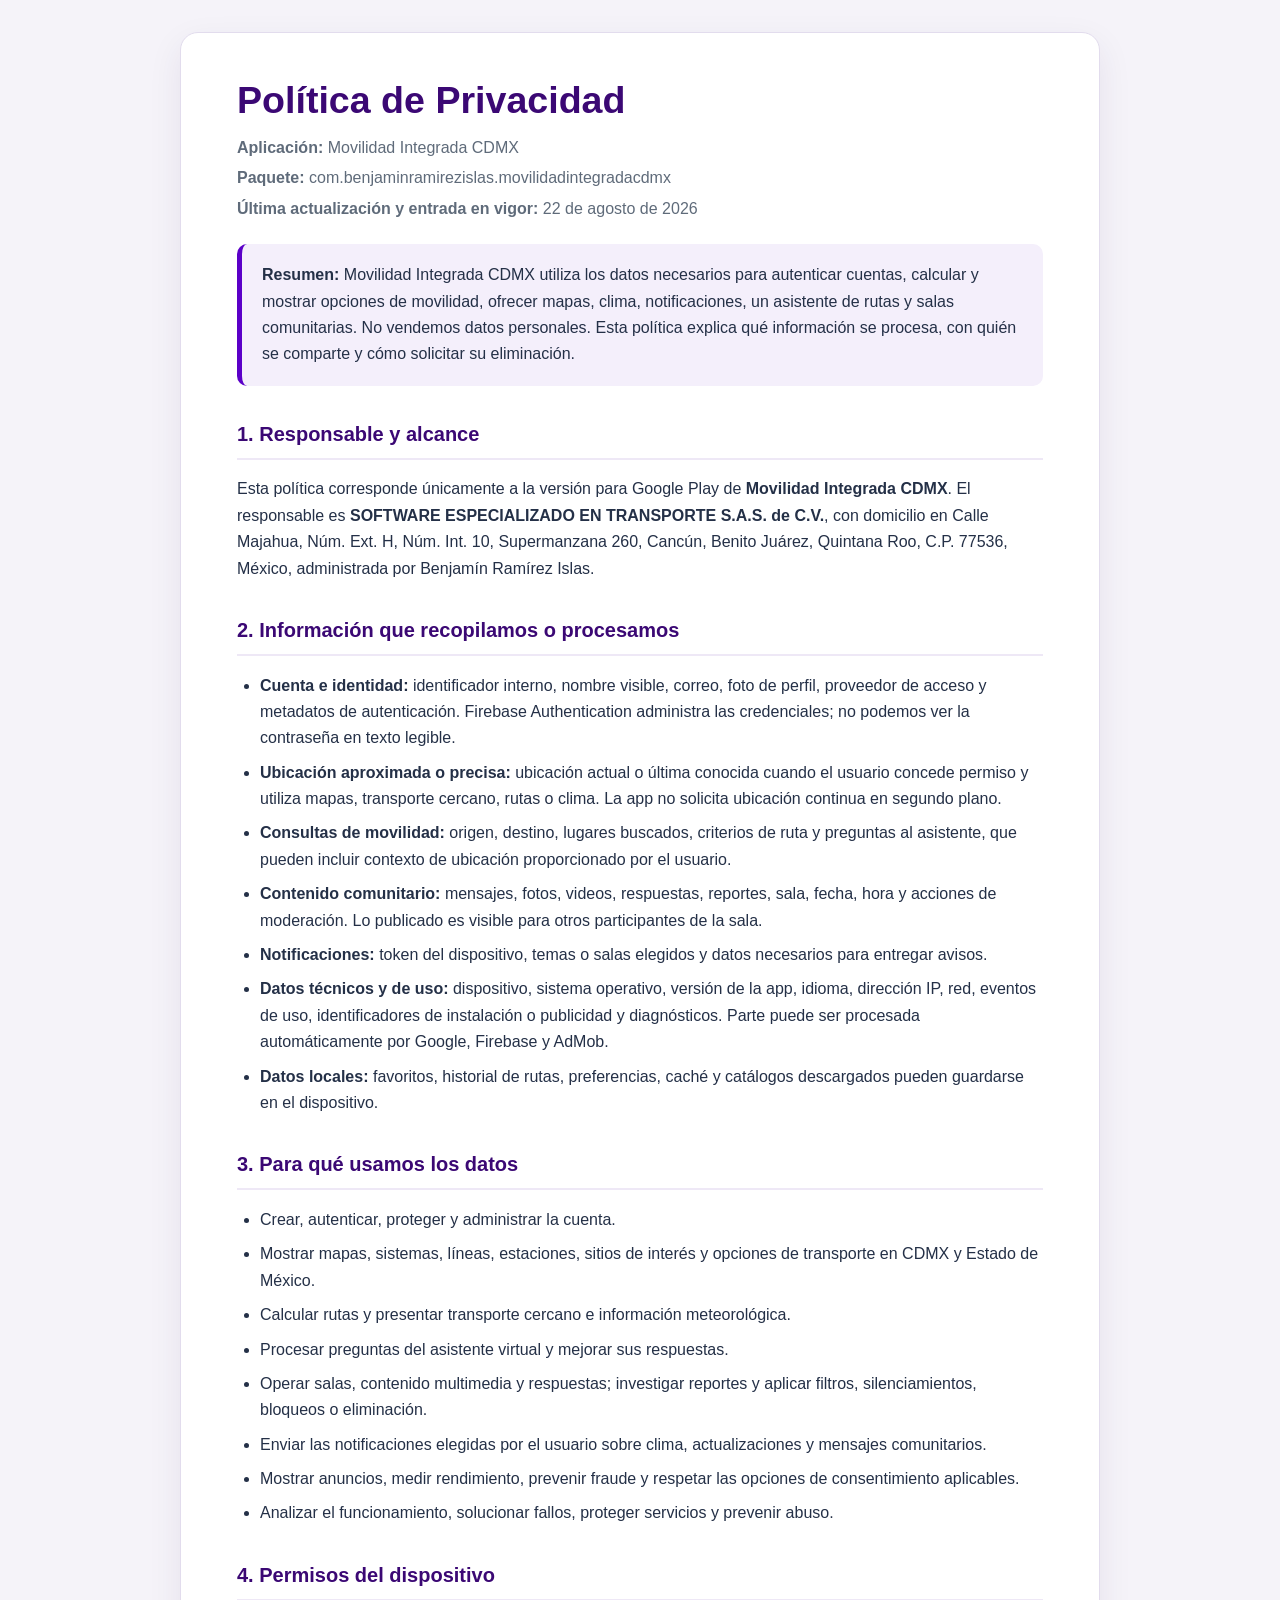
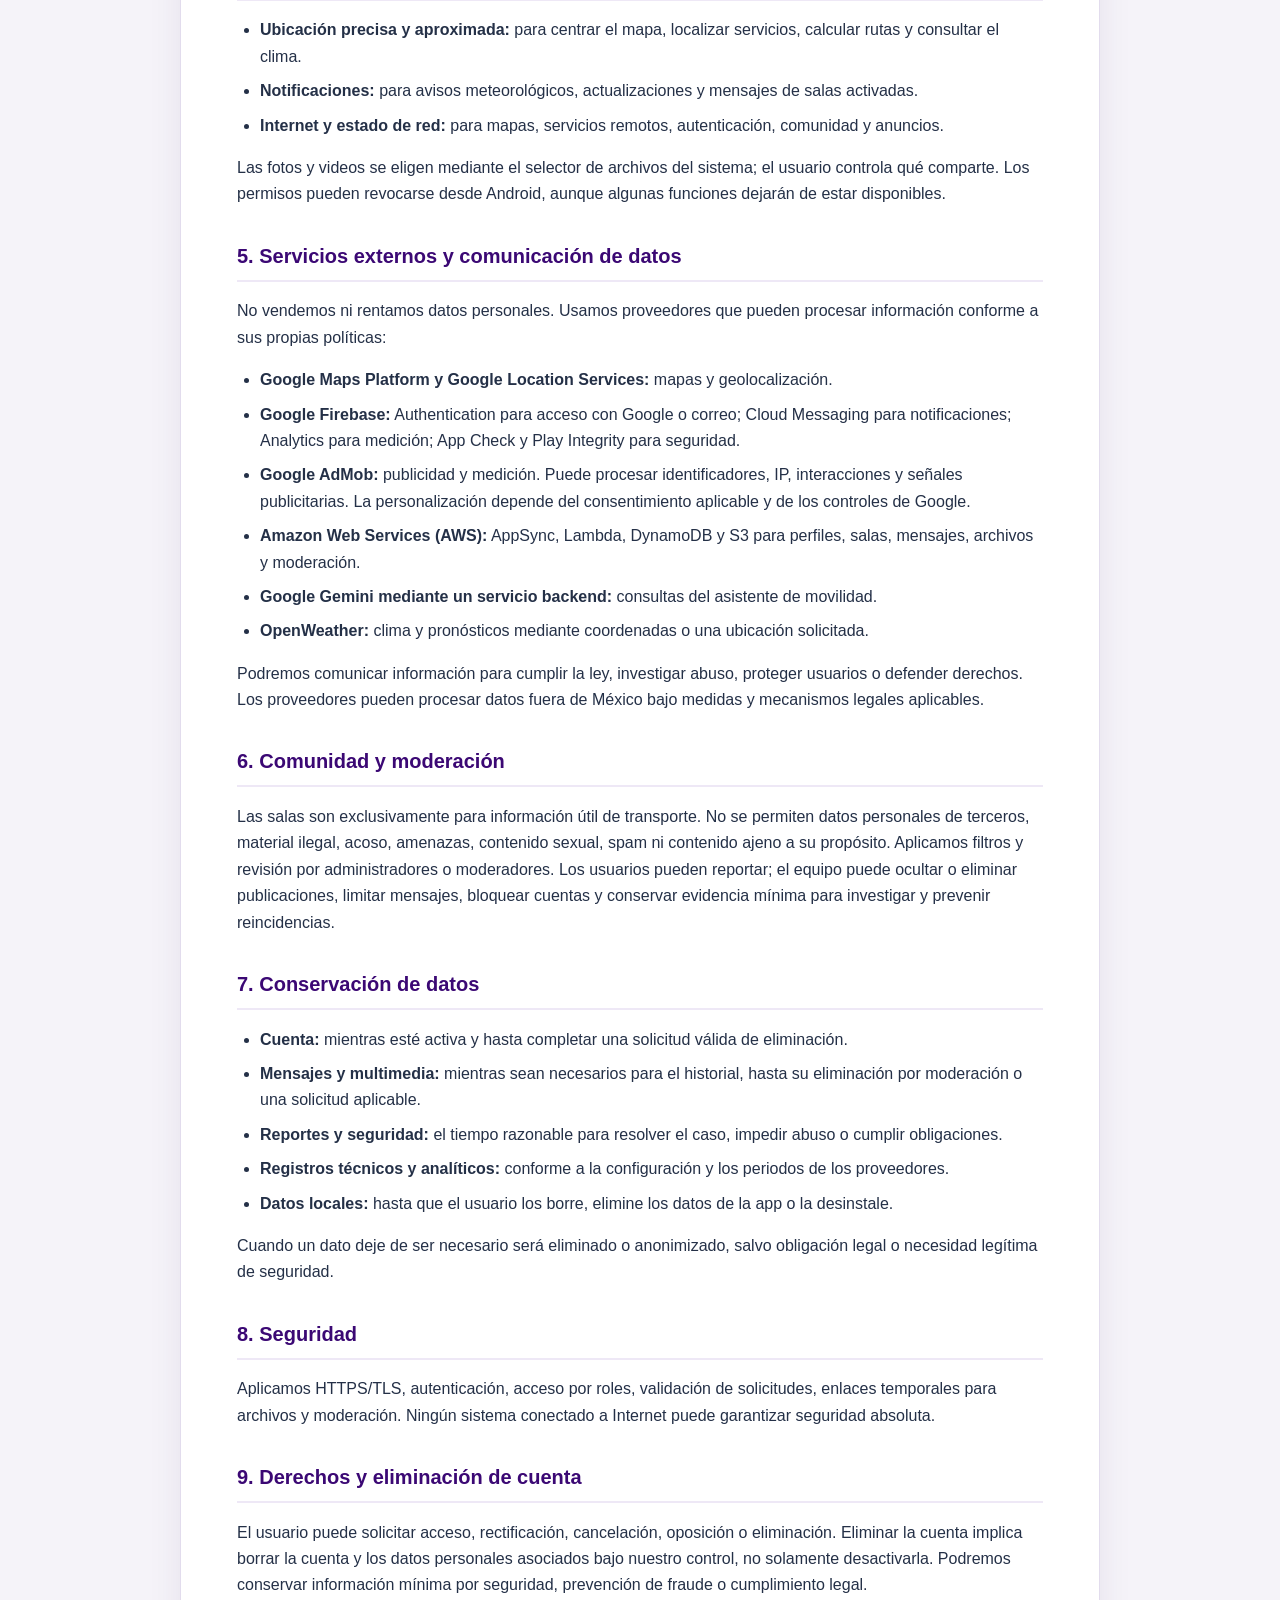
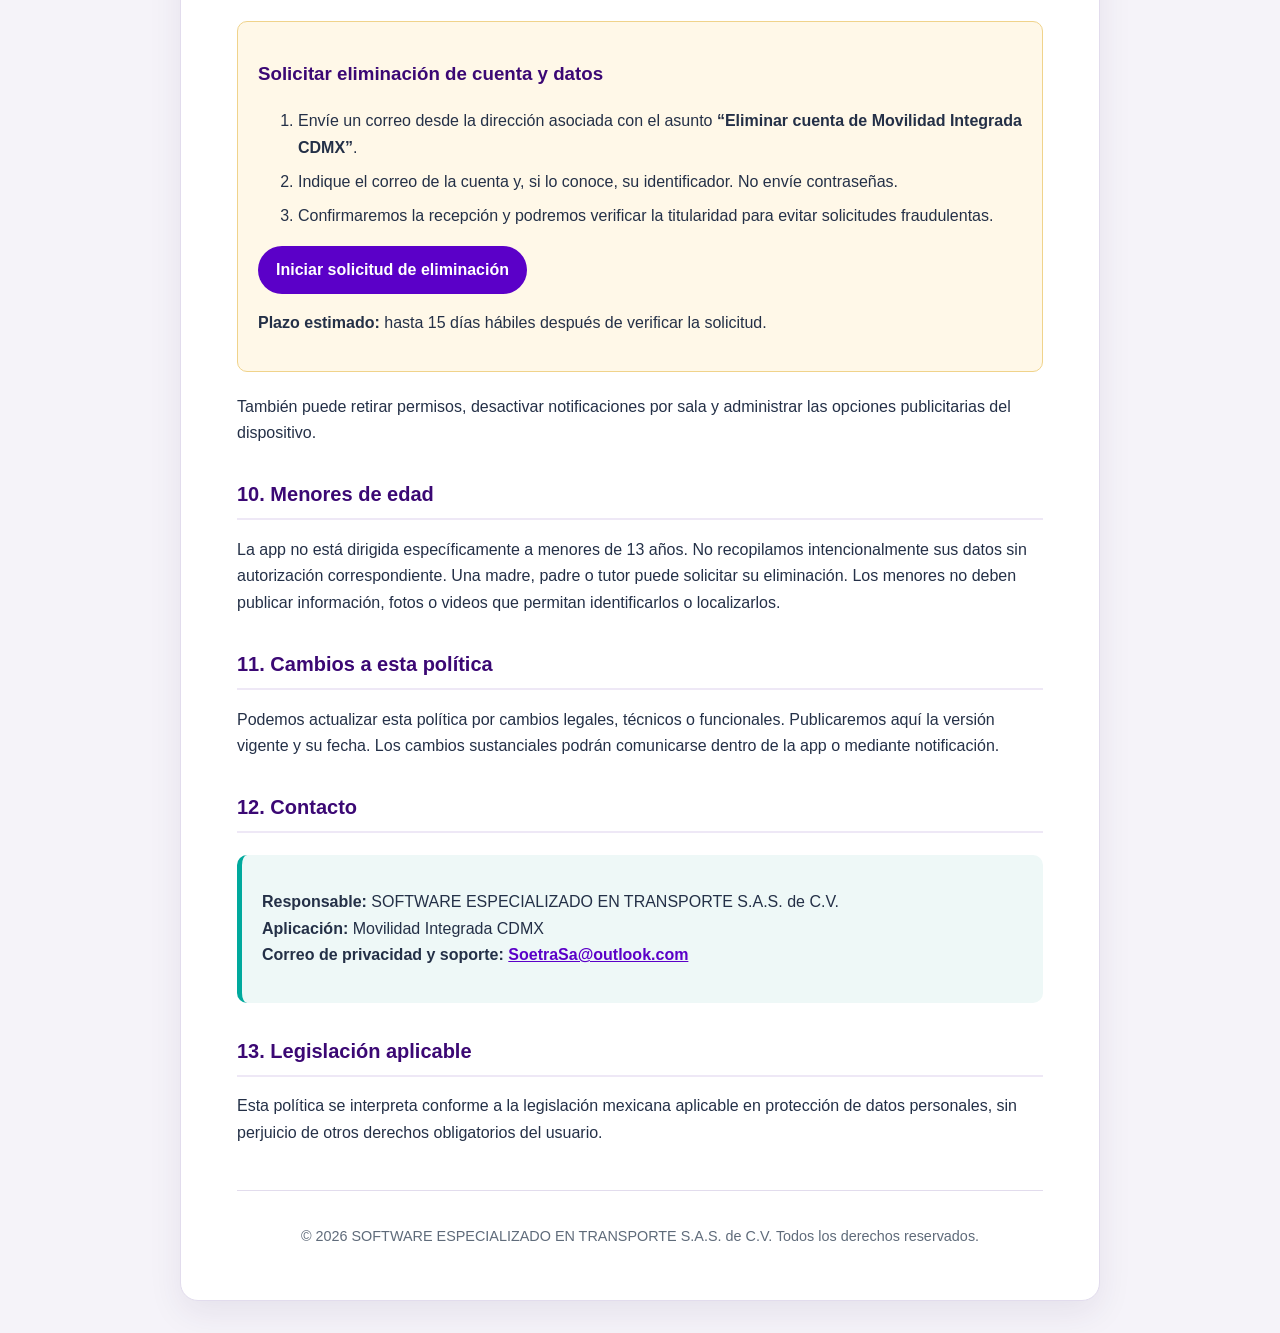
<file: privacy/movilidad-integrada.html>
<!DOCTYPE html>
<html lang="es-MX">
<head>
  <meta charset="UTF-8">
  <meta name="viewport" content="width=device-width, initial-scale=1.0">
  <meta name="description" content="Política de privacidad de Movilidad Integrada CDMX para Google Play.">
  <title>Política de Privacidad | Movilidad Integrada CDMX</title>
  <style>
    :root{--morado:#5b00c8;--oscuro:#3b0874;--verde:#00a99d;--texto:#243047;--fondo:#f5f3f9;--borde:#e2dced}*{box-sizing:border-box}body{margin:0;font-family:"Segoe UI",Arial,sans-serif;line-height:1.65;color:var(--texto);background:var(--fondo)}main{width:min(920px,calc(100% - 32px));margin:32px auto;padding:36px clamp(20px,5vw,56px);background:#fff;border:1px solid var(--borde);border-radius:18px;box-shadow:0 12px 34px #30184e14}h1{margin:0;color:var(--oscuro);font-size:clamp(1.7rem,4vw,2.35rem)}h2{margin-top:32px;padding-bottom:7px;color:var(--oscuro);font-size:1.25rem;border-bottom:2px solid #eee8f6}h3{color:var(--oscuro)}ul{padding-left:23px}li{margin-bottom:8px}a{color:var(--morado);font-weight:650}.meta{color:#5f6b7a;margin:4px 0}.resumen,.contacto,.eliminacion{margin:22px 0;padding:18px 20px;border-radius:10px}.resumen{background:#f4effb;border-left:5px solid var(--morado)}.contacto{background:#eef8f7;border-left:5px solid var(--verde)}.eliminacion{background:#fff8e8;border:1px solid #f0d38b}.boton{display:inline-block;padding:11px 18px;color:#fff;background:var(--morado);border-radius:999px;text-decoration:none}.pie{margin-top:44px;padding-top:20px;color:#5f6b7a;font-size:.9rem;text-align:center;border-top:1px solid var(--borde)}@media(max-width:600px){main{width:100%;margin:0;border:0;border-radius:0;padding:26px 20px}}
  </style>
</head>
<body><main>
  <header>
    <h1>Política de Privacidad</h1>
    <p class="meta"><strong>Aplicación:</strong> Movilidad Integrada CDMX</p>
    <p class="meta"><strong>Paquete:</strong> com.benjaminramirezislas.movilidadintegradacdmx</p>
    <p class="meta"><strong>Última actualización y entrada en vigor:</strong> 22 de agosto de 2026</p>
  </header>

  <div class="resumen"><strong>Resumen:</strong> Movilidad Integrada CDMX utiliza los datos necesarios para autenticar cuentas, calcular y mostrar opciones de movilidad, ofrecer mapas, clima, notificaciones, un asistente de rutas y salas comunitarias. No vendemos datos personales. Esta política explica qué información se procesa, con quién se comparte y cómo solicitar su eliminación.</div>

  <h2>1. Responsable y alcance</h2>
  <p>Esta política corresponde únicamente a la versión para Google Play de <strong>Movilidad Integrada CDMX</strong>. El responsable es <strong>SOFTWARE ESPECIALIZADO EN TRANSPORTE S.A.S. de C.V.</strong>, con domicilio en Calle Majahua, Núm. Ext. H, Núm. Int. 10, Supermanzana 260, Cancún, Benito Juárez, Quintana Roo, C.P. 77536, México, administrada por Benjamín Ramírez Islas.</p>

  <h2>2. Información que recopilamos o procesamos</h2>
  <ul>
    <li><strong>Cuenta e identidad:</strong> identificador interno, nombre visible, correo, foto de perfil, proveedor de acceso y metadatos de autenticación. Firebase Authentication administra las credenciales; no podemos ver la contraseña en texto legible.</li>
    <li><strong>Ubicación aproximada o precisa:</strong> ubicación actual o última conocida cuando el usuario concede permiso y utiliza mapas, transporte cercano, rutas o clima. La app no solicita ubicación continua en segundo plano.</li>
    <li><strong>Consultas de movilidad:</strong> origen, destino, lugares buscados, criterios de ruta y preguntas al asistente, que pueden incluir contexto de ubicación proporcionado por el usuario.</li>
    <li><strong>Contenido comunitario:</strong> mensajes, fotos, videos, respuestas, reportes, sala, fecha, hora y acciones de moderación. Lo publicado es visible para otros participantes de la sala.</li>
    <li><strong>Notificaciones:</strong> token del dispositivo, temas o salas elegidos y datos necesarios para entregar avisos.</li>
    <li><strong>Datos técnicos y de uso:</strong> dispositivo, sistema operativo, versión de la app, idioma, dirección IP, red, eventos de uso, identificadores de instalación o publicidad y diagnósticos. Parte puede ser procesada automáticamente por Google, Firebase y AdMob.</li>
    <li><strong>Datos locales:</strong> favoritos, historial de rutas, preferencias, caché y catálogos descargados pueden guardarse en el dispositivo.</li>
  </ul>

  <h2>3. Para qué usamos los datos</h2>
  <ul>
    <li>Crear, autenticar, proteger y administrar la cuenta.</li>
    <li>Mostrar mapas, sistemas, líneas, estaciones, sitios de interés y opciones de transporte en CDMX y Estado de México.</li>
    <li>Calcular rutas y presentar transporte cercano e información meteorológica.</li>
    <li>Procesar preguntas del asistente virtual y mejorar sus respuestas.</li>
    <li>Operar salas, contenido multimedia y respuestas; investigar reportes y aplicar filtros, silenciamientos, bloqueos o eliminación.</li>
    <li>Enviar las notificaciones elegidas por el usuario sobre clima, actualizaciones y mensajes comunitarios.</li>
    <li>Mostrar anuncios, medir rendimiento, prevenir fraude y respetar las opciones de consentimiento aplicables.</li>
    <li>Analizar el funcionamiento, solucionar fallos, proteger servicios y prevenir abuso.</li>
  </ul>

  <h2>4. Permisos del dispositivo</h2>
  <ul>
    <li><strong>Ubicación precisa y aproximada:</strong> para centrar el mapa, localizar servicios, calcular rutas y consultar el clima.</li>
    <li><strong>Notificaciones:</strong> para avisos meteorológicos, actualizaciones y mensajes de salas activadas.</li>
    <li><strong>Internet y estado de red:</strong> para mapas, servicios remotos, autenticación, comunidad y anuncios.</li>
  </ul>
  <p>Las fotos y videos se eligen mediante el selector de archivos del sistema; el usuario controla qué comparte. Los permisos pueden revocarse desde Android, aunque algunas funciones dejarán de estar disponibles.</p>

  <h2>5. Servicios externos y comunicación de datos</h2>
  <p>No vendemos ni rentamos datos personales. Usamos proveedores que pueden procesar información conforme a sus propias políticas:</p>
  <ul>
    <li><strong>Google Maps Platform y Google Location Services:</strong> mapas y geolocalización.</li>
    <li><strong>Google Firebase:</strong> Authentication para acceso con Google o correo; Cloud Messaging para notificaciones; Analytics para medición; App Check y Play Integrity para seguridad.</li>
    <li><strong>Google AdMob:</strong> publicidad y medición. Puede procesar identificadores, IP, interacciones y señales publicitarias. La personalización depende del consentimiento aplicable y de los controles de Google.</li>
    <li><strong>Amazon Web Services (AWS):</strong> AppSync, Lambda, DynamoDB y S3 para perfiles, salas, mensajes, archivos y moderación.</li>
    <li><strong>Google Gemini mediante un servicio backend:</strong> consultas del asistente de movilidad.</li>
    <li><strong>OpenWeather:</strong> clima y pronósticos mediante coordenadas o una ubicación solicitada.</li>
  </ul>
  <p>Podremos comunicar información para cumplir la ley, investigar abuso, proteger usuarios o defender derechos. Los proveedores pueden procesar datos fuera de México bajo medidas y mecanismos legales aplicables.</p>

  <h2>6. Comunidad y moderación</h2>
  <p>Las salas son exclusivamente para información útil de transporte. No se permiten datos personales de terceros, material ilegal, acoso, amenazas, contenido sexual, spam ni contenido ajeno a su propósito. Aplicamos filtros y revisión por administradores o moderadores. Los usuarios pueden reportar; el equipo puede ocultar o eliminar publicaciones, limitar mensajes, bloquear cuentas y conservar evidencia mínima para investigar y prevenir reincidencias.</p>

  <h2>7. Conservación de datos</h2>
  <ul>
    <li><strong>Cuenta:</strong> mientras esté activa y hasta completar una solicitud válida de eliminación.</li>
    <li><strong>Mensajes y multimedia:</strong> mientras sean necesarios para el historial, hasta su eliminación por moderación o una solicitud aplicable.</li>
    <li><strong>Reportes y seguridad:</strong> el tiempo razonable para resolver el caso, impedir abuso o cumplir obligaciones.</li>
    <li><strong>Registros técnicos y analíticos:</strong> conforme a la configuración y los periodos de los proveedores.</li>
    <li><strong>Datos locales:</strong> hasta que el usuario los borre, elimine los datos de la app o la desinstale.</li>
  </ul>
  <p>Cuando un dato deje de ser necesario será eliminado o anonimizado, salvo obligación legal o necesidad legítima de seguridad.</p>

  <h2>8. Seguridad</h2>
  <p>Aplicamos HTTPS/TLS, autenticación, acceso por roles, validación de solicitudes, enlaces temporales para archivos y moderación. Ningún sistema conectado a Internet puede garantizar seguridad absoluta.</p>

  <h2 id="eliminar-cuenta">9. Derechos y eliminación de cuenta</h2>
  <p>El usuario puede solicitar acceso, rectificación, cancelación, oposición o eliminación. Eliminar la cuenta implica borrar la cuenta y los datos personales asociados bajo nuestro control, no solamente desactivarla. Podremos conservar información mínima por seguridad, prevención de fraude o cumplimiento legal.</p>
  <div class="eliminacion">
    <h3>Solicitar eliminación de cuenta y datos</h3>
    <ol>
      <li>Envíe un correo desde la dirección asociada con el asunto <strong>“Eliminar cuenta de Movilidad Integrada CDMX”</strong>.</li>
      <li>Indique el correo de la cuenta y, si lo conoce, su identificador. No envíe contraseñas.</li>
      <li>Confirmaremos la recepción y podremos verificar la titularidad para evitar solicitudes fraudulentas.</li>
    </ol>
    <a class="boton" href="mailto:SoetraSa@outlook.com?subject=Eliminar%20cuenta%20de%20Movilidad%20Integrada%20CDMX">Iniciar solicitud de eliminación</a>
    <p><strong>Plazo estimado:</strong> hasta 15 días hábiles después de verificar la solicitud.</p>
  </div>
  <p>También puede retirar permisos, desactivar notificaciones por sala y administrar las opciones publicitarias del dispositivo.</p>

  <h2>10. Menores de edad</h2>
  <p>La app no está dirigida específicamente a menores de 13 años. No recopilamos intencionalmente sus datos sin autorización correspondiente. Una madre, padre o tutor puede solicitar su eliminación. Los menores no deben publicar información, fotos o videos que permitan identificarlos o localizarlos.</p>

  <h2>11. Cambios a esta política</h2>
  <p>Podemos actualizar esta política por cambios legales, técnicos o funcionales. Publicaremos aquí la versión vigente y su fecha. Los cambios sustanciales podrán comunicarse dentro de la app o mediante notificación.</p>

  <h2>12. Contacto</h2>
  <div class="contacto"><p><strong>Responsable:</strong> SOFTWARE ESPECIALIZADO EN TRANSPORTE S.A.S. de C.V.<br><strong>Aplicación:</strong> Movilidad Integrada CDMX<br><strong>Correo de privacidad y soporte:</strong> <a href="mailto:SoetraSa@outlook.com">SoetraSa@outlook.com</a></p></div>

  <h2>13. Legislación aplicable</h2>
  <p>Esta política se interpreta conforme a la legislación mexicana aplicable en protección de datos personales, sin perjuicio de otros derechos obligatorios del usuario.</p>
  <footer class="pie"><p>&copy; 2026 SOFTWARE ESPECIALIZADO EN TRANSPORTE S.A.S. de C.V. Todos los derechos reservados.</p></footer>
</main></body></html>
</file>
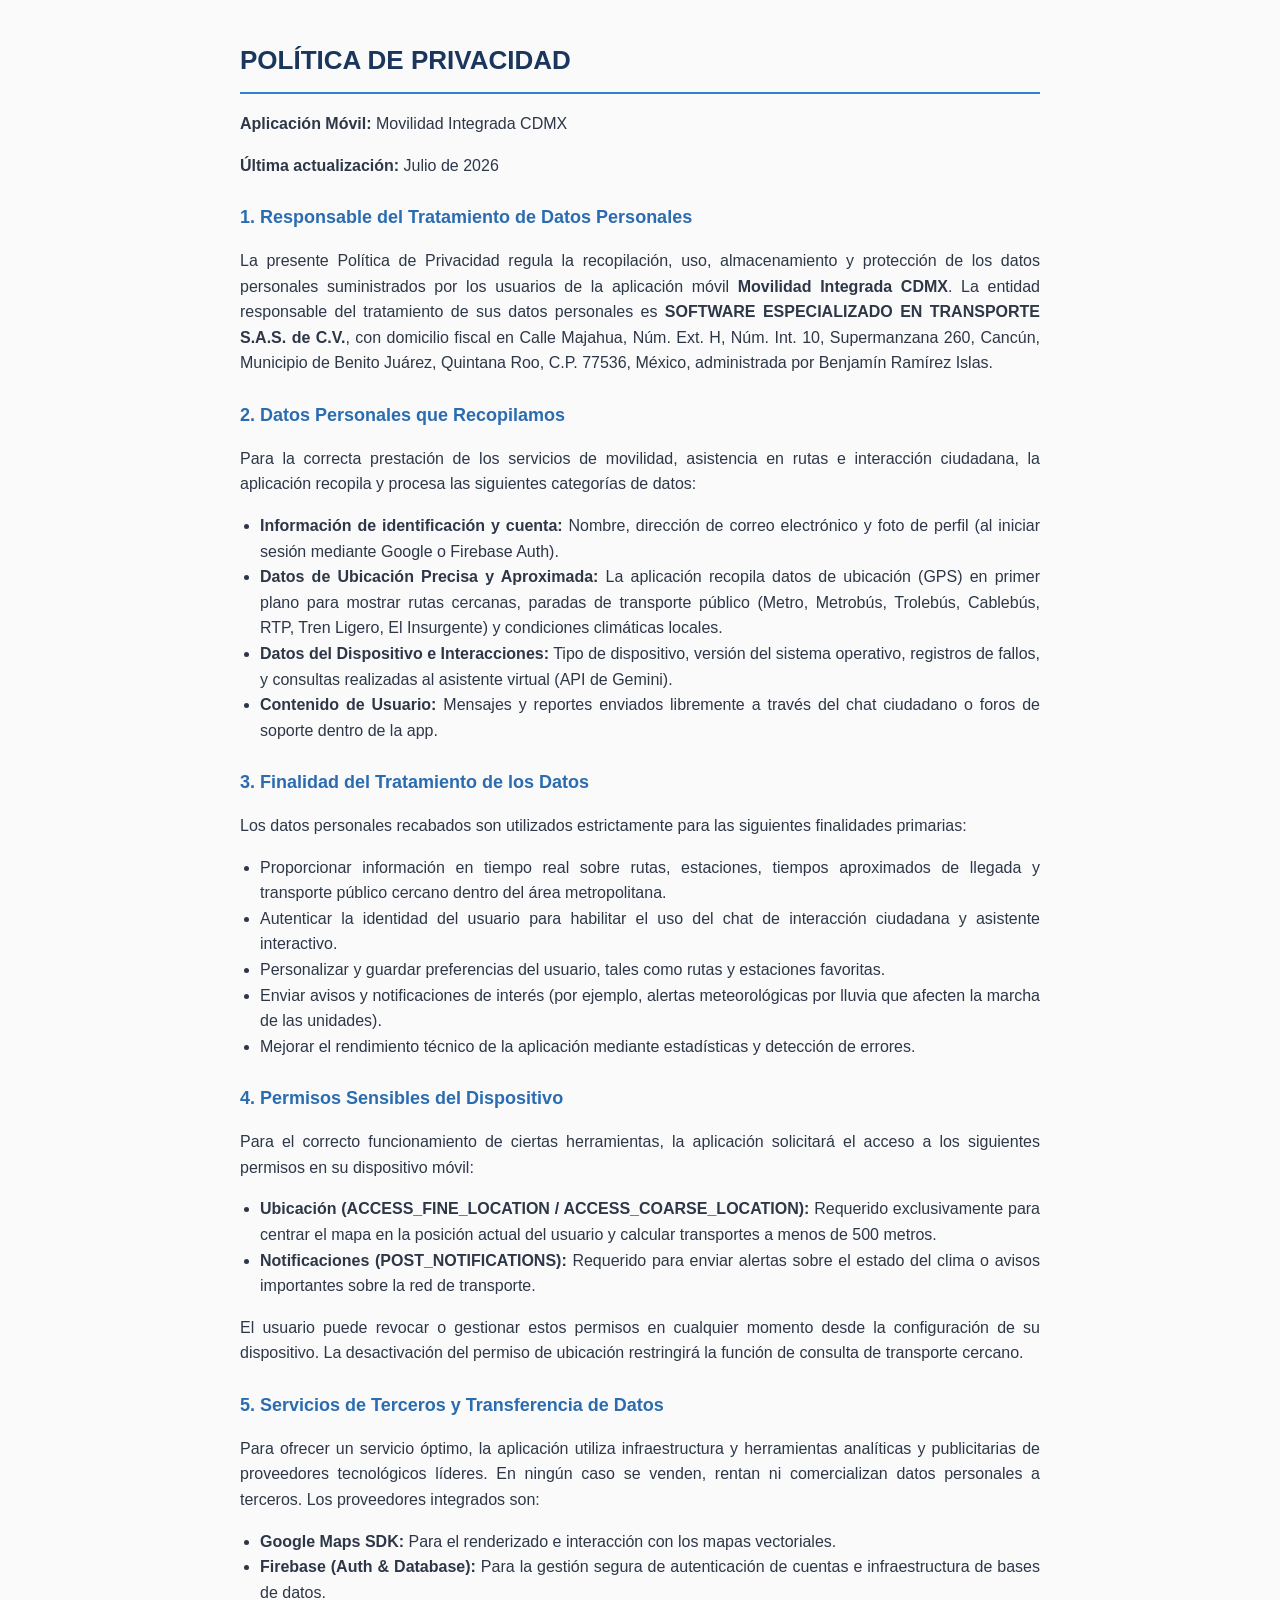
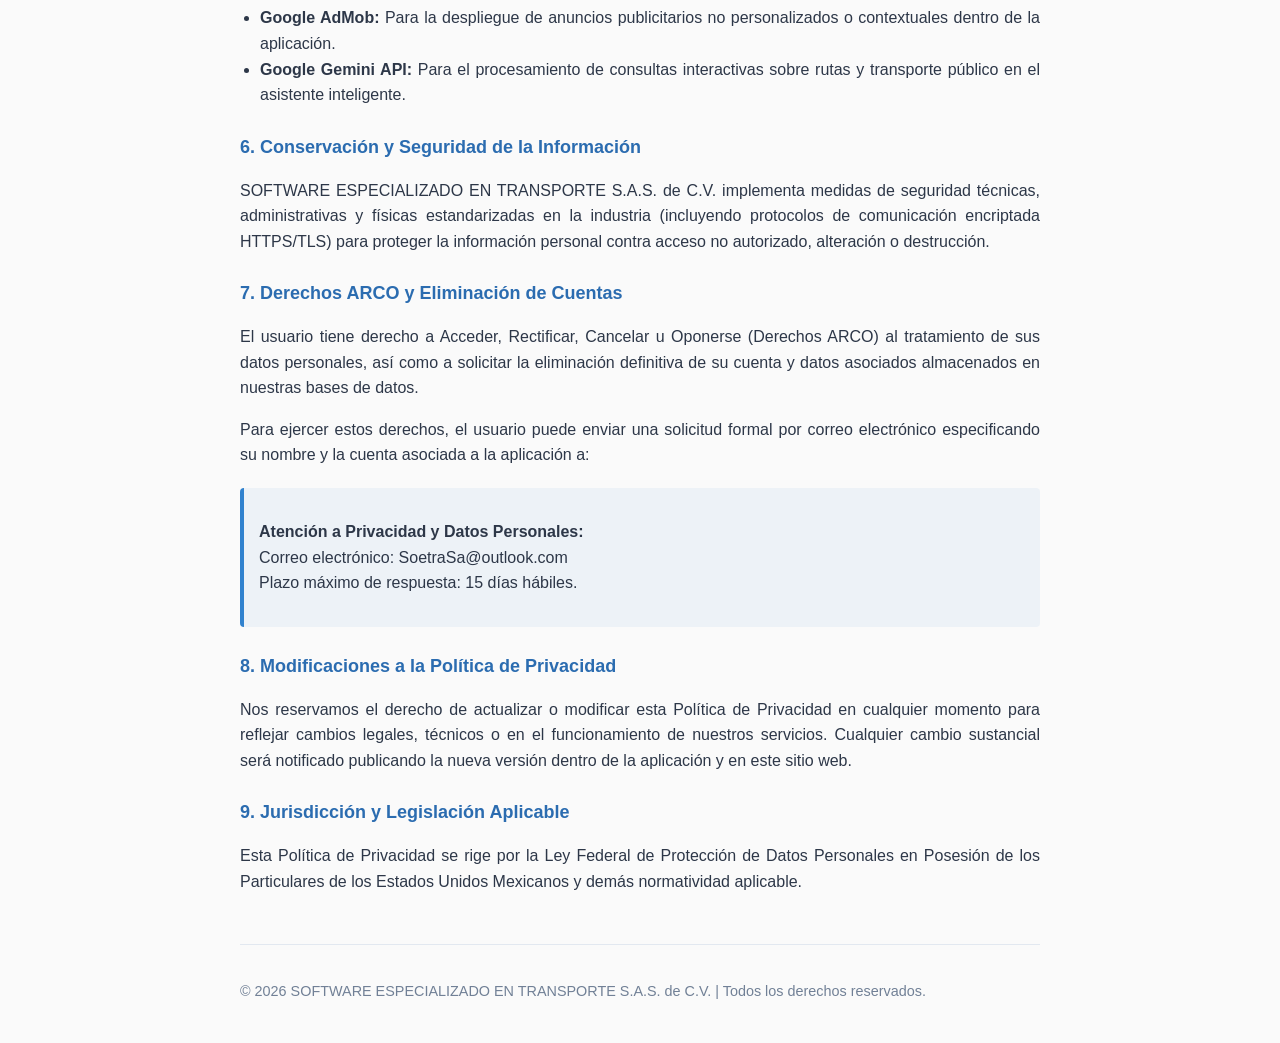
<file: privacy/terminos-movilidad-integrada.html>
<!DOCTYPE html>
<html lang="es">
<head>
    <meta charset="UTF-8">
    <meta name="viewport" content="width=device-width, initial-scale=1.0">
    <title>Política de Privacidad - Movilidad Integrada CDMX</title>
    <style>
        body { 
            font-family: 'Segoe UI', Arial, sans-serif; 
            line-height: 1.6; 
            max-width: 800px; 
            margin: 40px auto; 
            padding: 0 20px; 
            color: #2d3748; 
            background-color: #fafafa; 
        }
        h1 { 
            color: #1a365d; 
            border-bottom: 2px solid #3182ce; 
            padding-bottom: 10px; 
            font-size: 26px; 
            text-transform: uppercase;
        }
        h2 { 
            color: #2b6cb0; 
            margin-top: 25px; 
            font-size: 18px; 
        }
        p, li { 
            text-align: justify; 
        }
        ul { 
            padding-left: 20px; 
        }
        .contacto-box { 
            background-color: #edf2f7; 
            padding: 15px; 
            border-left: 4px solid #3182ce; 
            margin: 20px 0; 
            border-radius: 4px; 
        }
        .footer { 
            margin-top: 50px; 
            font-size: 0.9em; 
            color: #718096; 
            text-align: center; 
            border-top: 1px solid #e2e8f0; 
            padding-top: 20px; 
        }
        a { 
            color: #3182ce; 
            text-decoration: none; 
            font-weight: bold; 
        }
        a:hover { 
            text-decoration: underline; 
        }
    </style>
</head>
<body>

    <h1>POLÍTICA DE PRIVACIDAD</h1>
    <p><strong>Aplicación Móvil:</strong> Movilidad Integrada CDMX</p>
    <p><strong>Última actualización:</strong> Julio de 2026</p>

    <h2>1. Responsable del Tratamiento de Datos Personales</h2>
    <p>La presente Política de Privacidad regula la recopilación, uso, almacenamiento y protección de los datos personales suministrados por los usuarios de la aplicación móvil <strong>Movilidad Integrada CDMX</strong>. La entidad responsable del tratamiento de sus datos personales es <strong>SOFTWARE ESPECIALIZADO EN TRANSPORTE S.A.S. de C.V.</strong>, con domicilio fiscal en Calle Majahua, Núm. Ext. H, Núm. Int. 10, Supermanzana 260, Cancún, Municipio de Benito Juárez, Quintana Roo, C.P. 77536, México, administrada por Benjamín Ramírez Islas.</p>

    <h2>2. Datos Personales que Recopilamos</h2>
    <p>Para la correcta prestación de los servicios de movilidad, asistencia en rutas e interacción ciudadana, la aplicación recopila y procesa las siguientes categorías de datos:</p>
    <ul>
        <li><strong>Información de identificación y cuenta:</strong> Nombre, dirección de correo electrónico y foto de perfil (al iniciar sesión mediante Google o Firebase Auth).</li>
        <li><strong>Datos de Ubicación Precisa y Aproximada:</strong> La aplicación recopila datos de ubicación (GPS) en primer plano para mostrar rutas cercanas, paradas de transporte público (Metro, Metrobús, Trolebús, Cablebús, RTP, Tren Ligero, El Insurgente) y condiciones climáticas locales.</li>
        <li><strong>Datos del Dispositivo e Interacciones:</strong> Tipo de dispositivo, versión del sistema operativo, registros de fallos, y consultas realizadas al asistente virtual (API de Gemini).</li>
        <li><strong>Contenido de Usuario:</strong> Mensajes y reportes enviados libremente a través del chat ciudadano o foros de soporte dentro de la app.</li>
    </ul>

    <h2>3. Finalidad del Tratamiento de los Datos</h2>
    <p>Los datos personales recabados son utilizados estrictamente para las siguientes finalidades primarias:</p>
    <ul>
        <li>Proporcionar información en tiempo real sobre rutas, estaciones, tiempos aproximados de llegada y transporte público cercano dentro del área metropolitana.</li>
        <li>Autenticar la identidad del usuario para habilitar el uso del chat de interacción ciudadana y asistente interactivo.</li>
        <li>Personalizar y guardar preferencias del usuario, tales como rutas y estaciones favoritas.</li>
        <li>Enviar avisos y notificaciones de interés (por ejemplo, alertas meteorológicas por lluvia que afecten la marcha de las unidades).</li>
        <li>Mejorar el rendimiento técnico de la aplicación mediante estadísticas y detección de errores.</li>
    </ul>

    <h2>4. Permisos Sensibles del Dispositivo</h2>
    <p>Para el correcto funcionamiento de ciertas herramientas, la aplicación solicitará el acceso a los siguientes permisos en su dispositivo móvil:</p>
    <ul>
        <li><strong>Ubicación (ACCESS_FINE_LOCATION / ACCESS_COARSE_LOCATION):</strong> Requerido exclusivamente para centrar el mapa en la posición actual del usuario y calcular transportes a menos de 500 metros.</li>
        <li><strong>Notificaciones (POST_NOTIFICATIONS):</strong> Requerido para enviar alertas sobre el estado del clima o avisos importantes sobre la red de transporte.</li>
    </ul>
    <p>El usuario puede revocar o gestionar estos permisos en cualquier momento desde la configuración de su dispositivo. La desactivación del permiso de ubicación restringirá la función de consulta de transporte cercano.</p>

    <h2>5. Servicios de Terceros y Transferencia de Datos</h2>
    <p>Para ofrecer un servicio óptimo, la aplicación utiliza infraestructura y herramientas analíticas y publicitarias de proveedores tecnológicos líderes. En ningún caso se venden, rentan ni comercializan datos personales a terceros. Los proveedores integrados son:</p>
    <ul>
        <li><strong>Google Maps SDK:</strong> Para el renderizado e interacción con los mapas vectoriales.</li>
        <li><strong>Firebase (Auth & Database):</strong> Para la gestión segura de autenticación de cuentas e infraestructura de bases de datos.</li>
        <li><strong>Google AdMob:</strong> Para la despliegue de anuncios publicitarios no personalizados o contextuales dentro de la aplicación.</li>
        <li><strong>Google Gemini API:</strong> Para el procesamiento de consultas interactivas sobre rutas y transporte público en el asistente inteligente.</li>
    </ul>

    <h2>6. Conservación y Seguridad de la Información</h2>
    <p>SOFTWARE ESPECIALIZADO EN TRANSPORTE S.A.S. de C.V. implementa medidas de seguridad técnicas, administrativas y físicas estandarizadas en la industria (incluyendo protocolos de comunicación encriptada HTTPS/TLS) para proteger la información personal contra acceso no autorizado, alteración o destrucción.</p>

    <h2>7. Derechos ARCO y Eliminación de Cuentas</h2>
    <p>El usuario tiene derecho a Acceder, Rectificar, Cancelar u Oponerse (Derechos ARCO) al tratamiento de sus datos personales, así como a solicitar la eliminación definitiva de su cuenta y datos asociados almacenados en nuestras bases de datos.</p>
    <p>Para ejercer estos derechos, el usuario puede enviar una solicitud formal por correo electrónico especificando su nombre y la cuenta asociada a la aplicación a:</p>
    <div class="contacto-box">
        <p><strong>Atención a Privacidad y Datos Personales:</strong><br>
        Correo electrónico: SoetraSa@outlook.com</a><br>
        Plazo máximo de respuesta: 15 días hábiles.</p>
    </div>

    <h2>8. Modificaciones a la Política de Privacidad</h2>
    <p>Nos reservamos el derecho de actualizar o modificar esta Política de Privacidad en cualquier momento para reflejar cambios legales, técnicos o en el funcionamiento de nuestros servicios. Cualquier cambio sustancial será notificado publicando la nueva versión dentro de la aplicación y en este sitio web.</p>

    <h2>9. Jurisdicción y Legislación Aplicable</h2>
    <p>Esta Política de Privacidad se rige por la Ley Federal de Protección de Datos Personales en Posesión de los Particulares de los Estados Unidos Mexicanos y demás normatividad aplicable.</p>

    <div class="footer">
        <p>&copy; 2026 SOFTWARE ESPECIALIZADO EN TRANSPORTE S.A.S. de C.V. | Todos los derechos reservados.</p>
    </div>

</body>
</html>
</file>
<file: estilos.css>
:root {
  --navy: #07182e;
  --navy-2: #0b2445;
  --blue: #1565d8;
  --cyan: #39bfea;
  --green: #2cd27f;
  --ink: #10243e;
  --muted: #60738b;
  --line: #dfe7ef;
  --paper: #f5f8fb;
  --white: #fff;
  --shadow: 0 24px 70px rgba(7, 24, 46, .12);
}

* { box-sizing: border-box; margin: 0; padding: 0; }
html { scroll-behavior: smooth; }
body {
  font-family: "Manrope", "Segoe UI", sans-serif;
  color: var(--ink);
  background: var(--white);
  line-height: 1.65;
  overflow-x: hidden;
}
a { color: inherit; }
button, a { -webkit-tap-highlight-color: transparent; }
.container { width: min(1160px, calc(100% - 40px)); margin-inline: auto; }
.section { padding: 108px 0; }
.skip-link { position: fixed; left: 16px; top: -100px; z-index: 999; background: #fff; padding: 12px 18px; border-radius: 8px; }
.skip-link:focus { top: 16px; }

.site-header {
  position: fixed;
  inset: 0 0 auto;
  z-index: 100;
  transition: background .25s, box-shadow .25s;
}
.site-header.scrolled { background: rgba(7, 24, 46, .94); box-shadow: 0 10px 30px rgba(0, 0, 0, .14); backdrop-filter: blur(14px); }
.nav { height: 78px; display: flex; align-items: center; justify-content: space-between; }
.brand { display: inline-flex; align-items: center; gap: 11px; color: #fff; text-decoration: none; font-size: 1.06rem; font-weight: 800; letter-spacing: .08em; }
.brand-mark {
  width: 36px; height: 36px; display: grid; place-items: center; border-radius: 11px;
  background: linear-gradient(135deg, var(--cyan), var(--green)); color: var(--navy); font-weight: 800;
}
.nav-links { display: flex; align-items: center; gap: 30px; color: rgba(255,255,255,.82); font-size: .9rem; font-weight: 600; }
.nav-links a { text-decoration: none; transition: color .2s; }
.nav-links a:hover { color: #fff; }
.nav-cta { padding: 10px 17px; border: 1px solid rgba(255,255,255,.26); border-radius: 10px; background: rgba(255,255,255,.08); }
.menu-toggle { display: none; border: 0; background: none; width: 42px; height: 42px; padding: 10px; }
.menu-toggle span { display: block; height: 2px; background: #fff; margin: 5px 0; }

.hero { position: relative; min-height: 770px; display: grid; align-items: center; overflow: hidden; color: white; background: radial-gradient(circle at 75% 30%, #123b71 0, transparent 34%), linear-gradient(145deg, #06162b 0%, #0a2343 56%, #0b3159 100%); }
.hero::after { content:""; position: absolute; inset: auto 0 0; height: 160px; background: linear-gradient(to top, rgba(5,20,38,.7), transparent); }
.hero-grid { position: relative; z-index: 3; display: grid; grid-template-columns: 1.05fr .95fr; align-items: center; gap: 56px; padding-top: 100px; }
.hero-copy { padding: 60px 0 70px; }
.eyebrow, .kicker { display: inline-flex; align-items: center; gap: 9px; color: var(--blue); font-size: .75rem; font-weight: 800; letter-spacing: .13em; text-transform: uppercase; }
.eyebrow { color: #a8dfff; margin-bottom: 24px; }
.status-dot { width: 8px; height: 8px; border-radius: 50%; background: var(--green); box-shadow: 0 0 0 6px rgba(44,210,127,.12); }
.hero h1 { max-width: 650px; font-size: clamp(3.1rem, 5.5vw, 5.5rem); line-height: 1.02; letter-spacing: -.055em; }
.hero h1 span { color: transparent; background: linear-gradient(90deg, #52c8ff, #42e596); background-clip: text; }
.hero-copy > p { max-width: 620px; margin-top: 25px; color: #b9c8d9; font-size: 1.08rem; }
.hero-actions { display: flex; gap: 14px; margin-top: 34px; }
.button { min-height: 52px; display: inline-flex; align-items: center; justify-content: center; gap: 11px; border-radius: 12px; padding: 10px 22px; text-decoration: none; font-weight: 800; transition: transform .2s, box-shadow .2s, background .2s; }
.button:hover { transform: translateY(-2px); }
.button-primary { background: linear-gradient(135deg, var(--green), #1ebd6d); color: #062618; box-shadow: 0 13px 36px rgba(44,210,127,.24); }
.button-ghost { color: white; border: 1px solid rgba(255,255,255,.2); background: rgba(255,255,255,.05); }
.button small { display: block; font-size: .62rem; font-weight: 600; line-height: 1; opacity: .78; }
.play-icon { font-size: .9rem; }
.hero-proof { display: flex; gap: 28px; margin-top: 42px; padding-top: 25px; border-top: 1px solid rgba(255,255,255,.12); }
.hero-proof div { display: grid; }
.hero-proof strong { font-size: 1.08rem; color: #fff; }
.hero-proof span { color: #8096ad; font-size: .7rem; }
.hero-glow { position: absolute; border-radius: 50%; filter: blur(10px); opacity: .26; }
.hero-glow-one { width: 420px; height: 420px; right: 2%; top: 15%; background: #0c86e8; }
.hero-glow-two { width: 260px; height: 260px; left: -100px; bottom: -60px; background: #27cf80; }
.route-lines { position: absolute; inset: 0; opacity: .13; }
.route { position: absolute; display: block; height: 2px; width: 44%; border-radius: 99px; }
.route::before, .route::after { content:""; position:absolute; top:50%; width:11px; height:11px; border:3px solid currentColor; border-radius:50%; transform:translateY(-50%); background:var(--navy); }
.route::before { left: 28%; } .route::after { right: 13%; }
.route-one { color:#28c5fb; background:#28c5fb; right:-4%; top:27%; transform:rotate(-14deg); }
.route-two { color:#29df82; background:#29df82; right:-5%; bottom:23%; transform:rotate(11deg); }
.route-three { color:#4a69ff; background:#4a69ff; left:-10%; top:45%; transform:rotate(7deg); }

.hero-visual { position: relative; height: 620px; display: grid; place-items: center; }
.phone { position: relative; z-index: 2; width: 294px; height: 596px; padding: 10px; border-radius: 45px; background: linear-gradient(145deg,#36495c,#03070c 35%,#1a2938); box-shadow: 0 45px 90px rgba(0,0,0,.45), inset 0 0 0 2px #627488; transform: rotate(5deg); }
.phone-speaker { position: absolute; z-index:4; top:18px; left:50%; transform:translateX(-50%); width:70px; height:20px; border-radius:20px; background:#050a0f; }
.phone-screen { height: 100%; border-radius: 36px; overflow: hidden; color: var(--ink); background: #eef5f8; }
.app-top { display:flex; justify-content:space-between; align-items:center; padding: 44px 18px 13px; background:#fff; }
.app-top div { display:grid; }
.app-top small { color:#7c8c9d; font-size:.58rem; }
.app-top strong { font-size:.82rem; }
.avatar { width:29px; height:29px; display:grid; place-items:center; border-radius:50%; background:var(--navy); color:#fff; font-size:.65rem; }
.search-bar { margin: 0 15px 12px; padding: 9px 12px; display:flex; align-items:center; gap:8px; border-radius:9px; background:#fff; color:#8090a0; font-size:.62rem; box-shadow:0 6px 18px rgba(22,59,89,.07); }
.map { position:relative; height: 245px; overflow:hidden; background: linear-gradient(25deg,#d7e8e7,#eef2e4); }
.map-road { position:absolute; height:7px; width:150%; border:2px solid rgba(255,255,255,.85); border-left:0; border-right:0; background:#cadbd9; }
.road-a { top:35%; left:-30%; transform:rotate(-13deg); }.road-b{top:65%; left:-23%; transform:rotate(19deg)}.road-c{top:18%; left:-30%; transform:rotate(44deg)}
.map-route { position:absolute; left:45%; top:-10%; height:120%; width:7px; background:#1489e8; transform:rotate(29deg); border:2px solid rgba(255,255,255,.7); border-radius:8px; }
.pin { position:absolute; width:29px; height:29px; display:grid; place-items:center; border:3px solid #fff; border-radius:50% 50% 50% 4px; transform:rotate(-45deg); color:#fff; font-size:.55rem; font-weight:800; box-shadow:0 5px 10px rgba(0,0,0,.15); }
.pin::first-letter { transform:rotate(45deg); }
.pin-a{top:26%;left:24%;background:#f05475}.pin-b{top:52%;right:16%;background:#20a685}
.location-dot { position:absolute; left:46%; bottom:22%; width:16px; height:16px; border:4px solid #fff; border-radius:50%; background:#126ed0; box-shadow:0 0 0 5px rgba(18,110,208,.2); }
.nearby-card { margin: -17px 13px 0; position:relative; z-index:3; padding:14px; border-radius:14px; background:#fff; box-shadow:0 12px 35px rgba(15,55,83,.14); }
.nearby-title { display:flex; align-items:center; justify-content:space-between; margin-bottom:9px; }
.nearby-title strong { font-size:.68rem; }.nearby-title span{font-size:.52rem;color:var(--blue)}
.transport-row { display:grid; grid-template-columns:34px 1fr auto; align-items:center; gap:9px; padding:8px 0; border-top:1px solid #edf0f3; }
.transport-icon { width:30px; height:30px; display:grid; place-items:center; border-radius:9px; color:#fff; font-size:.52rem; font-weight:800; }
.metro{background:#f05374}.bus{background:#18a488}.transport-row div{display:grid}.transport-row strong{font-size:.6rem}.transport-row small{font-size:.49rem;color:#8a99a9}.transport-row b{color:#94a1ae}
.floating-card { position:absolute; z-index:3; display:flex; align-items:center; gap:9px; padding:11px 14px; border:1px solid rgba(255,255,255,.18); border-radius:13px; color:#fff; background:rgba(14,47,82,.8); box-shadow:0 15px 40px rgba(0,0,0,.22); backdrop-filter:blur(15px); }
.floating-card > span { width:31px; height:31px; display:grid; place-items:center; border-radius:9px; background:rgba(57,191,234,.17); color:#75dbff; }
.floating-card div{display:grid}.floating-card strong{font-size:.7rem}.floating-card small{font-size:.52rem;color:#9db0c4}
.weather{top:17%;right:-1%}.alert{bottom:16%;left:-5%}

.section-heading { max-width: 700px; margin: 0 auto 52px; text-align: center; }
.section-heading.compact { margin-bottom: 35px; }
.section-heading h2, .product-copy h2, .about-copy h2, .contact-card h2 { margin-top: 12px; font-size: clamp(2rem, 4vw, 3.2rem); line-height: 1.15; letter-spacing: -.04em; }
.section-heading p { margin-top: 16px; color: var(--muted); }
.feature-grid { display:grid; grid-template-columns:repeat(3,1fr); gap:18px; }
.feature-card { padding:28px; border:1px solid #e5ebf1; border-radius:18px; background:#fff; box-shadow:0 12px 35px rgba(15,52,81,.045); transition:transform .25s, box-shadow .25s; }
.feature-card:hover { transform:translateY(-5px); box-shadow:var(--shadow); }
.feature-icon { width:46px; height:46px; display:grid; place-items:center; margin-bottom:19px; border-radius:13px; font-size:1.15rem; font-weight:800; }
.cyan{background:#e5f7ff;color:#069cd5}.green{background:#e6faef;color:#17a962}.violet{background:#f1eafe;color:#7952d9}.amber{background:#fff3d8;color:#d38a00}.blue{background:#e8efff;color:#3867dc}.rose{background:#ffebf0;color:#dc4b70}
.feature-card h3 { font-size:1.04rem; }.feature-card p{margin-top:9px;color:var(--muted);font-size:.88rem}
.download-banner { margin-top:48px; padding:47px 52px; display:flex; align-items:center; justify-content:space-between; gap:35px; border-radius:26px; color:#fff; background:radial-gradient(circle at 70% 0,rgba(57,191,234,.32),transparent 34%),linear-gradient(135deg,var(--navy),#0b3765); box-shadow:var(--shadow); }
.download-banner h2{margin-top:9px;font-size:clamp(1.7rem,3vw,2.5rem);line-height:1.2}.download-banner p{margin-top:8px;color:#adc0d3}.kicker.light{color:#65dca3}
.button-light { color:var(--navy); background:#fff; white-space:nowrap; box-shadow:0 12px 30px rgba(0,0,0,.15); }

.network { padding-top:0; }
.network-list { display:flex; flex-wrap:wrap; justify-content:center; gap:12px; }
.network-list span { display:flex; align-items:center; gap:9px; padding:11px 16px; border:1px solid var(--line); border-radius:99px; background:#fff; font-size:.8rem; font-weight:700; }
.line { width:8px;height:8px;border-radius:50%}.line-pink{background:#e84e88}.line-red{background:#e94d4d}.line-green{background:#21aa67}.line-blue{background:#368dde}.line-purple{background:#8758c9}.line-teal{background:#34b9ab}.line-orange{background:#e9903b}

.models { background:var(--paper); }
.product-grid { display:grid;grid-template-columns:.9fr 1.1fr;gap:85px;align-items:center }
.product-copy > p,.about-copy > p{margin-top:18px;color:var(--muted)}
.check-list{list-style:none;display:grid;gap:14px;margin:28px 0}.check-list li{display:flex;align-items:center;gap:11px;font-weight:600;font-size:.9rem}.check-list span{width:25px;height:25px;display:grid;place-items:center;border-radius:50%;background:#dff8eb;color:#159d5b;font-size:.73rem}
.product-actions{display:flex;align-items:center;gap:20px;flex-wrap:wrap}.product-actions .button{min-width:190px}.product-actions .text-link{white-space:nowrap}
.text-link{display:inline-flex;align-items:center;gap:9px;color:var(--blue);font-weight:800;text-decoration:none;font-size:.88rem}
.dashboard-card{padding:28px;border:1px solid #dfe7ef;border-radius:22px;background:#fff;box-shadow:var(--shadow)}
.dashboard-head{display:flex;justify-content:space-between}.dashboard-head div{display:grid}.dashboard-head small{font-size:.55rem;color:#27a868;font-weight:800;letter-spacing:.1em}.dashboard-head strong{font-size:1rem}.dashboard-head span{color:#9daab7}
.metrics{display:grid;grid-template-columns:repeat(3,1fr);gap:10px;margin:24px 0}.metrics div{padding:14px;border-radius:12px;background:#f5f8fb;display:grid}.metrics small{font-size:.52rem;color:#78899b}.metrics strong{font-size:1.32rem}.metrics span{font-size:.52rem;color:#9aa8b5}
.chart{position:relative;height:190px;overflow:hidden;border-radius:10px;background:linear-gradient(to bottom,#fbfdff,#f4f8fb)}
.chart-grid{position:absolute;inset:0;background-image:linear-gradient(#e6edf3 1px,transparent 1px),linear-gradient(90deg,#e6edf3 1px,transparent 1px);background-size:100% 25%,16.66% 100%}
.chart-area{position:absolute;inset:17% 3% 7%;background:linear-gradient(to top,rgba(21,101,216,.17),transparent 80%);clip-path:polygon(0 96%,10% 75%,21% 61%,33% 38%,45% 25%,55% 21%,65% 30%,77% 49%,88% 69%,100% 94%,100% 100%,0 100%)}
.chart-line{position:absolute;left:3%;bottom:13%;width:94%;height:72%;border-top:3px solid var(--blue);border-radius:50% 50% 0 0;transform:skewY(-2deg)}
.chart-point{position:absolute;left:55%;top:22%;width:12px;height:12px;border:3px solid #fff;border-radius:50%;background:var(--blue);box-shadow:0 0 0 3px rgba(21,101,216,.2)}
.chart-legend{display:flex;justify-content:space-between;margin-top:13px;color:#7b8c9d;font-size:.58rem}.chart-legend span:first-child{display:flex;align-items:center;gap:6px}.chart-legend b{width:9px;height:3px;background:var(--blue)}

.about-grid { display:grid;grid-template-columns:.7fr 1.3fr;align-items:center;gap:90px }
.about-mark{position:relative;width:300px;height:300px;margin:auto;display:grid;place-items:center;border-radius:50%;background:radial-gradient(circle,#0f3b68 0 35%,var(--navy) 36% 100%);box-shadow:0 30px 80px rgba(7,24,46,.22)}
.about-mark > span{font-size:5rem;color:#fff;font-weight:800}.orbit{position:absolute;border:1px solid rgba(57,191,234,.38);border-radius:50%}.orbit::after{content:"";position:absolute;width:11px;height:11px;border-radius:50%;background:var(--green);box-shadow:0 0 18px var(--green)}
.orbit-one{inset:24px;transform:rotate(30deg)}.orbit-one::after{right:20px;top:28px}.orbit-two{inset:-20px;transform:rotate(-50deg)}.orbit-two::after{left:39px;bottom:52px;background:var(--cyan)}
.values{display:flex;gap:25px;margin-top:30px;padding-top:24px;border-top:1px solid var(--line)}.values span{display:grid;font-size:.76rem;font-weight:700}.values b{color:var(--blue);font-size:.65rem}

.contact { padding-top:20px; }
.contact-card{display:flex;align-items:center;justify-content:space-between;gap:40px;padding:50px 55px;border-radius:26px;color:#fff;background:linear-gradient(135deg,#1053a5,#0e79b7 65%,#12a982);box-shadow:0 24px 65px rgba(18,90,155,.2)}
.contact-card h2{font-size:clamp(1.7rem,3vw,2.45rem)}.contact-card p{margin-top:10px;color:rgba(255,255,255,.75)}
.contact-actions{display:flex;gap:11px}.button-outline-light{border:1px solid rgba(255,255,255,.5);color:#fff;white-space:nowrap}

footer{margin-top:100px;padding:70px 0 25px;color:#91a3b7;background:var(--navy)}
.footer-grid{display:grid;grid-template-columns:1.4fr repeat(3,1fr);gap:50px}.brand-light{margin-bottom:17px}.footer-brand p{max-width:300px;font-size:.84rem}
.footer-grid h3{margin-bottom:17px;color:#fff;font-size:.8rem}.footer-grid > div:not(:first-child){display:flex;flex-direction:column;gap:10px}.footer-grid a:not(.brand){font-size:.76rem;text-decoration:none}.footer-grid a:hover{color:#fff}
.footer-bottom{display:flex;justify-content:space-between;margin-top:50px;padding-top:24px;border-top:1px solid rgba(255,255,255,.09);font-size:.68rem}
.mobile-download{display:none}
.reveal{opacity:0;transform:translateY(22px);transition:opacity .65s ease,transform .65s ease}.reveal.visible{opacity:1;transform:none}

@media (max-width: 960px){
  .hero-grid{grid-template-columns:1fr;text-align:center}.hero-copy{padding-bottom:0}.hero-copy>p{margin-inline:auto}.hero-actions,.hero-proof{justify-content:center}.hero-visual{height:610px}
  .feature-grid{grid-template-columns:repeat(2,1fr)}.product-grid{grid-template-columns:1fr;gap:55px}.product-copy{text-align:center}.check-list{max-width:480px;margin-inline:auto}.product-actions{justify-content:center}.about-grid{grid-template-columns:1fr;gap:55px}.about-copy{text-align:center}.values{justify-content:center}
  .contact-card{align-items:flex-start;flex-direction:column}.footer-grid{grid-template-columns:1.3fr 1fr 1fr}.footer-grid>div:last-child{grid-column:2/4}
}
@media (max-width: 720px){
  .container{width:min(100% - 28px,1160px)}.section{padding:78px 0}
  .menu-toggle{display:block}.nav-links{position:absolute;left:14px;right:14px;top:70px;display:none;flex-direction:column;align-items:stretch;gap:0;padding:12px;border:1px solid rgba(255,255,255,.12);border-radius:16px;background:rgba(7,24,46,.98);box-shadow:0 20px 50px rgba(0,0,0,.28)}.nav-links.open{display:flex}.nav-links a{padding:12px 14px}.nav-cta{text-align:center;margin-top:6px}
  .hero{min-height:auto}.hero-grid{padding-top:105px;gap:15px}.hero-copy{padding-top:35px}.hero h1{font-size:clamp(2.7rem,14vw,4rem)}.hero-actions{flex-direction:column;align-items:stretch}.hero-proof{gap:15px}.hero-proof div{flex:1}.hero-visual{height:540px;transform:scale(.88);margin:-25px 0}.phone{height:570px}.weather{right:-4%}.alert{left:-4%}
  .feature-grid{grid-template-columns:1fr}.download-banner{padding:35px 25px;align-items:flex-start;flex-direction:column}.network-list{justify-content:flex-start}
  .dashboard-card{padding:17px}.metrics{gap:5px}.metrics div{padding:10px}.metrics strong{font-size:1rem}.chart{height:145px}.product-actions{align-items:stretch;flex-direction:column}.product-actions .text-link{white-space:normal}
  .about-mark{width:230px;height:230px}.about-mark>span{font-size:4rem}.values{gap:14px;flex-wrap:wrap}.values span{min-width:90px}
  .contact-card{padding:36px 25px}.contact-actions{width:100%;flex-direction:column}.footer-grid{grid-template-columns:1fr 1fr}.footer-brand{grid-column:1/-1}.footer-grid>div:last-child{grid-column:auto}.footer-bottom{flex-direction:column;gap:6px}
  .mobile-download{position:fixed;z-index:90;left:50%;bottom:14px;transform:translateX(-50%);display:flex;align-items:center;gap:9px;width:max-content;padding:12px 20px;border-radius:99px;color:#062618;background:var(--green);box-shadow:0 13px 35px rgba(4,26,19,.3);text-decoration:none;font-size:.82rem;font-weight:800}
}
@media (prefers-reduced-motion: reduce){
  html{scroll-behavior:auto}.reveal{opacity:1;transform:none;transition:none}.button{transition:none}
}
</file>
